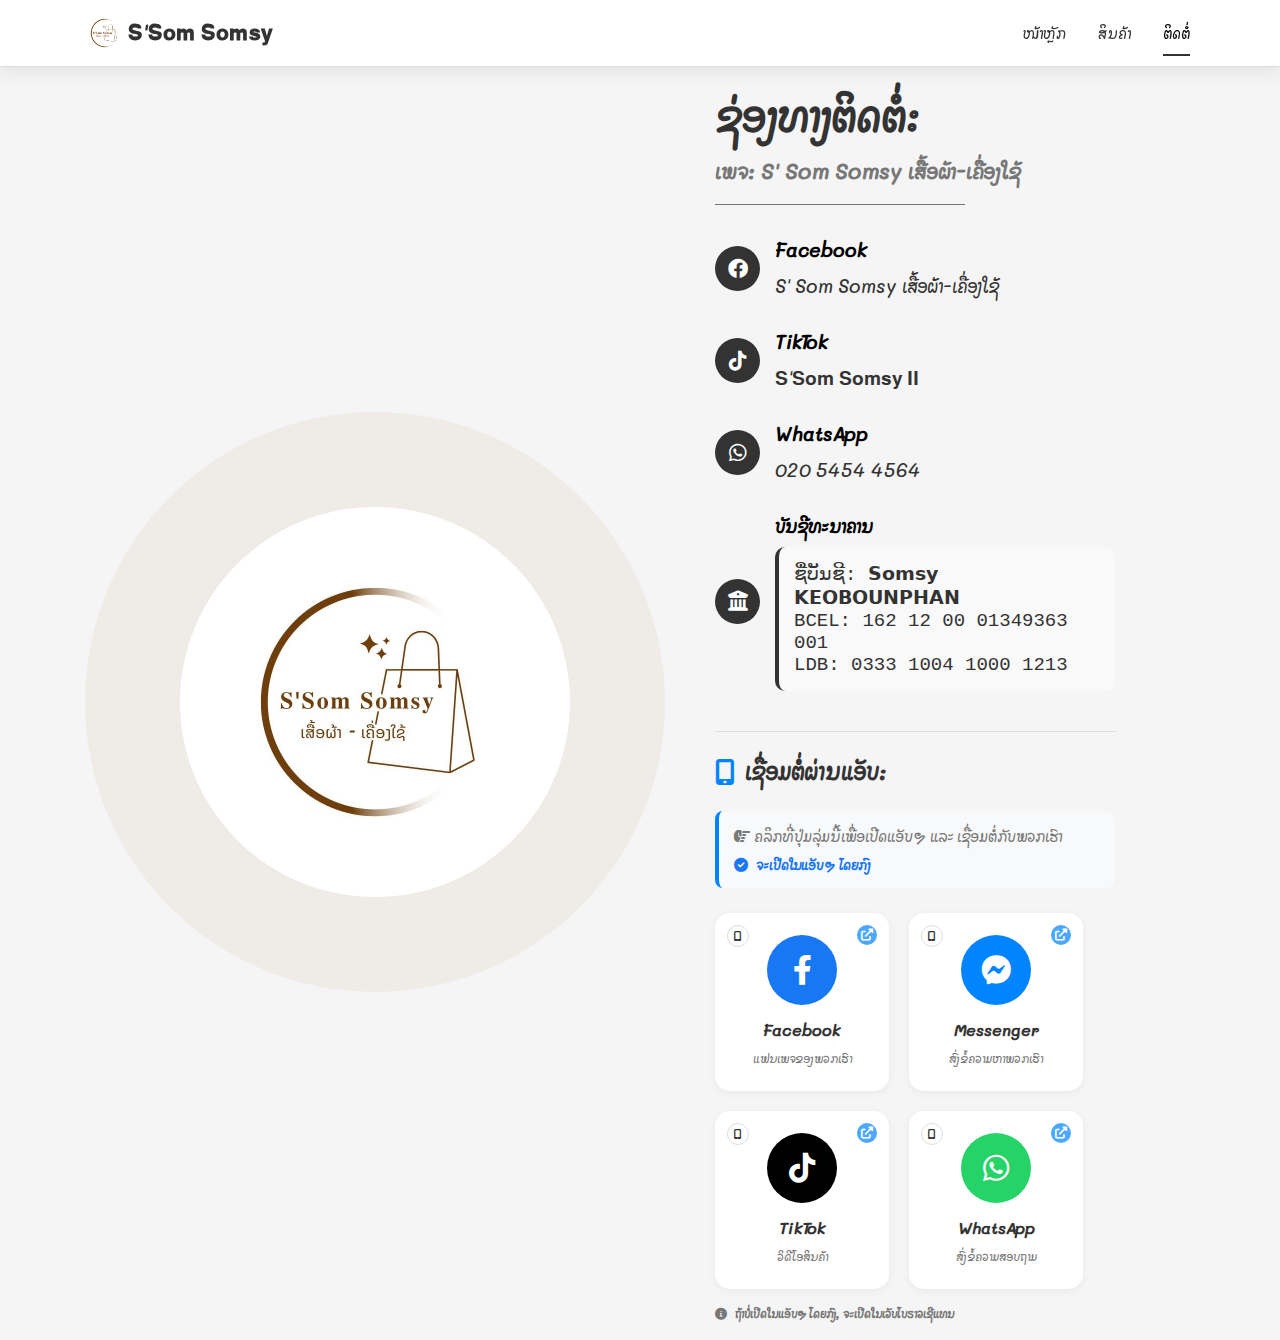
<file: contact.html>
<!DOCTYPE html>
<html lang="lo">

<head>
    <meta charset="UTF-8">
    <meta name="viewport" content="width=device-width, initial-scale=1.0">
    <title>ຕິດຕໍ່ - S' Som Somsy</title>
    <link href="https://fonts.googleapis.com/css2?family=Noto+Sans+Lao:wght@400;700&display=swap" rel="stylesheet">
    <link rel="stylesheet" href="https://cdnjs.cloudflare.com/ajax/libs/font-awesome/6.0.0/css/all.min.css">

    <style>
        /* ===== CSS Variables ===== */
        :root {
            --primary-white: #ffffff;
            --primary-black: #000000;
            --light-gray: #f5f5f5;
            --medium-gray: #e0e0e0;
            --dark-gray: #333333;
            --accent-gray: #777777;
            --hover-gray: #f0f0f0;
            --border-gray: #dddddd;
            --shadow: 0 4px 12px rgba(0, 0, 0, 0.08);
            --shadow-light: 0 2px 8px rgba(0, 0, 0, 0.05);
            --transition: all 0.3s ease;
            --facebook-color: #1877F2;
            --messenger-color: #0084FF;
            --tiktok-color: #000000;
            --whatsapp-color: #25D366;
        }

        @font-face {
            font-family: 'TikTokLao';
            src: url('fonts/Touk2-Regular.ttf') format('truetype');
            font-weight: normal;
            font-style: normal;
        }

        /* ===== Navbar Styles ===== */
        .navbar {
            position: fixed;
            top: 0;
            width: 100%;
            z-index: 999;
            background: rgba(255, 255, 255, 0.98);
            backdrop-filter: blur(12px);
            -webkit-backdrop-filter: blur(12px);
            border-bottom: 1px solid var(--border-gray);
            box-shadow: 0 2px 20px rgba(0, 0, 0, 0.1);
            padding: 0;
        }

        .nav-container {
            max-width: 1100px;
            margin: 0 auto;
            padding: 1rem 2rem;
            display: flex;
            justify-content: space-between;
            align-items: center;
        }

        .nav-logo {
            font-family: 'TikTokLao';
            font-weight: 800;
            font-size: 1.3rem;
            color: var(--dark-gray);
            letter-spacing: 0.5px;
            white-space: nowrap;
            text-decoration: none;
            display: flex;
            align-items: center;
            gap: 8px;
        }

        .nav-logo i {
            font-size: 1.5rem;
            color: var(--dark-gray);
        }

        .nav-menu {
            display: flex;
            gap: 2rem;
            list-style: none;
            margin: 0;
            padding: 0;
        }

        .nav-link {
            color: var(--dark-gray);
            font-weight: 500;
            position: relative;
            transition: var(--transition);
            padding: 0.5rem 0;
            font-family: 'TikTokLao';
            font-size: 1rem;
            text-decoration: none;
            cursor: pointer;
        }

        .nav-link::after {
            content: '';
            position: absolute;
            left: 0;
            bottom: -2px;
            width: 0%;
            height: 2px;
            background-color: var(--dark-gray);
            transition: var(--transition);
        }

        .nav-link:hover,
        .nav-link.active {
            color: var(--primary-black);
        }

        .nav-link:hover::after,
        .nav-link.active::after {
            width: 100%;
        }

        /* Mobile menu toggle */
        .menu-toggle {
            display: none;
            flex-direction: column;
            cursor: pointer;
            z-index: 1000;
            background: transparent;
            border: none;
            padding: 5px;
        }

        .bar {
            width: 25px;
            height: 3px;
            background-color: var(--dark-gray);
            margin: 3px 0;
            transition: var(--transition);
            border-radius: 2px;
        }

        .menu-toggle.active .bar:nth-child(1) {
            transform: rotate(45deg) translate(5px, 5px);
        }

        .menu-toggle.active .bar:nth-child(2) {
            opacity: 0;
        }

        .menu-toggle.active .bar:nth-child(3) {
            transform: rotate(-45deg) translate(7px, -6px);
        }

        /* ===== Contact Page Styles ===== */
        body {
            font-family: 'TikTokLao';
            background-color: var(--light-gray);
            display: flex;
            justify-content: center;
            align-items: center;
            min-height: 100vh;
            margin: 0;
            padding: 20px;
            padding-top: 80px;
        }

        /* Container ຫຼັກ */
        .card-container {
            width: 100%;
            max-width: 950px;
            display: flex;
            align-items: center;
            position: relative;
            transition: all 0.3s ease;
        }

        /* --- Style ສໍາລັບໜ້າຈໍຄອມ (Desktop) --- */
        .decoration-circle {
            position: absolute;
            left: -80px;
            width: 580px;
            height: 580px;
            background-color: #efece8;
            border-radius: 50%;
            z-index: 1;
            display: flex;
            justify-content: center;
            align-items: center;
        }

        .outer-border-circle {
            border-radius: 50%;
            padding: 70px;
            background-color: white;
            display: flex;
            justify-content: center;
            align-items: center;
        }

        .inner-circle {
            width: 250px;
            height: 250px;
            border-radius: 50%;
            overflow: hidden;
            display: flex;
            justify-content: center;
            align-items: center;
        }

        .logo-img {
            width: 100%;
            height: 100%;
            object-fit: cover;
        }

        .content {
            margin-left: 550px;
            z-index: 2;
            flex: 1;
        }

        .content h1 {
            font-size: 45px;
            margin: 0;
            color: var(--dark-gray);
            font-weight: 700;
        }

        .page-subtitle {
            font-size: 22px;
            margin-bottom: 15px;
            font-weight: bold;
            color: var(--accent-gray);
        }

        .divider {
            width: 250px;
            height: 1px;
            background-color: var(--accent-gray);
            margin-bottom: 30px;
        }

        .info-item {
            display: flex;
            align-items: center;
            margin-bottom: 25px;
            font-size: 19px;
            color: var(--dark-gray);
        }

        .info-item i {
            width: 45px;
            height: 45px;
            background-color: var(--dark-gray);
            color: white;
            border-radius: 50%;
            display: flex;
            justify-content: center;
            align-items: center;
            margin-right: 15px;
            font-size: 20px;
            flex-shrink: 0;
        }

        .info-label {
            font-weight: bold;
            color: var(--primary-black);
            display: block;
            margin-bottom: 5px;
        }

        .account-info {
            background-color: #f9f9f9;
            padding: 15px;
            border-radius: 10px;
            margin-top: 5px;
            border-left: 4px solid var(--dark-gray);
            font-family: monospace;
        }

        /* ===== Social Links Section ===== */
        .social-section {
            margin-top: 40px;
            padding-top: 20px;
            border-top: 1px solid var(--border-gray);
        }

        .social-title {
            font-size: 24px;
            font-weight: bold;
            color: var(--dark-gray);
            margin-bottom: 20px;
            display: flex;
            align-items: center;
            gap: 10px;
        }

        .social-title i {
            color: var(--messenger-color);
            font-size: 26px;
        }

        .social-instruction {
            color: var(--accent-gray);
            font-size: 16px;
            margin-bottom: 25px;
            background-color: #f8f9fa;
            padding: 12px 15px;
            border-radius: 8px;
            border-left: 4px solid var(--messenger-color);
        }

        .app-notice {
            color: var(--facebook-color);
            font-size: 14px;
            font-weight: bold;
            margin-top: 5px;
            display: flex;
            align-items: center;
            gap: 8px;
        }

        .social-links {
            display: flex;
            flex-wrap: wrap;
            gap: 20px;
            justify-content: flex-start;
        }

        .social-card {
            display: flex;
            flex-direction: column;
            align-items: center;
            width: 140px;
            padding: 20px 15px;
            background-color: white;
            border-radius: 15px;
            box-shadow: var(--shadow-light);
            text-decoration: none;
            transition: var(--transition);
            border: 2px solid transparent;
            position: relative;
            overflow: hidden;
        }

        .social-card:hover {
            transform: translateY(-8px);
            box-shadow: var(--shadow);
            border-color: var(--hover-gray);
        }

        .social-card::before {
            content: 'ຄລິກເພື່ອເຊື່ອມຕໍ່';
            position: absolute;
            top: 0;
            left: 0;
            right: 0;
            background-color: rgba(0, 0, 0, 0.05);
            color: var(--accent-gray);
            font-size: 12px;
            padding: 3px;
            text-align: center;
            opacity: 0;
            transition: var(--transition);
        }

        .social-card:hover::before {
            opacity: 1;
        }

        .social-icon {
            width: 70px;
            height: 70px;
            border-radius: 50%;
            display: flex;
            align-items: center;
            justify-content: center;
            margin-bottom: 12px;
            font-size: 30px;
            color: white;
            transition: var(--transition);
        }

        .social-icon.facebook {
            background-color: var(--facebook-color);
        }

        .social-icon.messenger {
            background-color: var(--messenger-color);
        }

        .social-icon.tiktok {
            background-color: var(--tiktok-color);
        }

        .social-icon.whatsapp {
            background-color: var(--whatsapp-color);
        }

        .social-card:hover .social-icon {
            transform: scale(1.1);
        }

        .social-name {
            font-weight: bold;
            font-size: 16px;
            color: var(--dark-gray);
            text-align: center;
            margin-bottom: 5px;
        }

        .social-desc {
            font-size: 13px;
            color: var(--accent-gray);
            text-align: center;
        }

        .click-indicator {
            position: absolute;
            top: 10px;
            right: 10px;
            background-color: var(--messenger-color);
            color: white;
            width: 20px;
            height: 20px;
            border-radius: 50%;
            display: flex;
            align-items: center;
            justify-content: center;
            font-size: 12px;
            opacity: 0.7;
        }

        .app-icon {
            position: absolute;
            top: 10px;
            left: 10px;
            background-color: rgba(255, 255, 255, 0.9);
            color: var(--dark-gray);
            width: 20px;
            height: 20px;
            border-radius: 50%;
            display: flex;
            align-items: center;
            justify-content: center;
            font-size: 10px;
            border: 1px solid var(--border-gray);
        }

        /* Mobile responsiveness for social cards */
        @media (max-width: 768px) {
            .social-links {
                justify-content: center;
                gap: 15px;
            }

            .social-card {
                width: 130px;
                padding: 15px 10px;
            }

            .social-icon {
                width: 60px;
                height: 60px;
                font-size: 26px;
            }

            .social-name {
                font-size: 15px;
            }
        }

        /* --- Style ສໍາລັບມືຖື (Mobile) --- */
        @media (max-width: 768px) {

            /* Navbar responsive styles */
            .menu-toggle {
                display: flex;
            }

            .nav-menu {
                position: fixed;
                top: 0;
                right: -100%;
                width: 280px;
                height: 100vh;
                background: var(--primary-white);
                backdrop-filter: blur(20px);
                -webkit-backdrop-filter: blur(20px);
                flex-direction: column;
                padding: 80px 0 0 0;
                transition: var(--transition);
                border-left: 1px solid var(--border-gray);
                z-index: 998;
                box-shadow: -5px 0 30px rgba(0, 0, 0, 0.1);
            }

            .nav-menu.active {
                right: 0;
            }

            .nav-link {
                display: block;
                padding: 1rem 2rem;
                font-size: 1.1rem;
                border-bottom: 1px solid var(--border-gray);
            }

            .nav-logo {
                font-size: 1.2rem;
            }

            .nav-logo i {
                font-size: 1.3rem;
            }

            /* Original mobile styles */
            .card-container {
                flex-direction: column;
                align-items: flex-start;
                background-color: white;
                padding: 25px;
                border-radius: 20px;
                box-shadow: var(--shadow-light);
            }

            .decoration-circle {
                position: static;
                width: 100%;
                height: auto;
                background-color: transparent;
                display: block;
                margin-bottom: 20px;
            }

            .outer-border-circle {
                padding: 0;
                background-color: transparent;
                justify-content: flex-start;
            }

            .header-mobile {
                display: flex;
                align-items: center;
                gap: 15px;
                width: 100%;
            }

            .inner-circle {
                width: 80px;
                height: 80px;
                flex-shrink: 0;
            }

            .content {
                margin-left: 0;
                width: 100%;
            }

            .content h1 {
                font-size: 28px;
            }

            .page-subtitle {
                font-size: 18px;
                margin-bottom: 10px;
            }

            .divider {
                width: 100%;
                margin: 15px 0;
            }

            .info-item {
                font-size: 16px;
                align-items: flex-start;
                margin-bottom: 20px;
            }

            .info-item i {
                width: 40px;
                height: 40px;
                font-size: 18px;
            }

            .account-info {
                font-size: 15px;
                padding: 12px;
            }

            .social-section {
                margin-top: 30px;
            }

            .social-title {
                font-size: 20px;
            }
        }

        @media (max-width: 480px) {
            .nav-container {
                padding: 1rem;
            }

            .nav-logo {
                font-size: 1.1rem;
            }

            body {
                padding: 15px;
                padding-top: 70px;
            }

            .nav-menu {
                width: 250px;
            }

            .content h1 {
                font-size: 24px;
            }

            .social-links {
                gap: 10px;
            }

            .social-card {
                width: calc(50% - 10px);
                margin-bottom: 10px;
            }
        }
    </style>
</head>

<body>

    <!-- Navbar -->
    <nav class="navbar">
        <div class="nav-container">
            <a href="index.html" class="nav-logo">
                <img src="img/logo1.PNG" style="width: 30px;" alt="">
                𝐒'𝐒𝐨𝐦 𝐒𝐨𝐦𝐬𝐲
            </a>
            <button class="menu-toggle" id="menuToggle" aria-label="Toggle menu">
                <div class="bar"></div>
                <div class="bar"></div>
                <div class="bar"></div>
            </button>
            <ul class="nav-menu" id="navMenu">
                <li><a href="index.html" class="nav-link">ໜ້າຫຼັກ</a></li>
                <li><a href="product.html" class="nav-link">ສິນຄ້າ</a></li>
                <li><a href="contact.html" class="nav-link active">ຕິດຕໍ່</a></li>
            </ul>
        </div>
    </nav>

    <!-- Contact Content -->
    <div class="card-container">
        <div class="decoration-circle">
            <div class="outer-border-circle">
                <div class="header-mobile">
                    <div class="inner-circle">
                        <img src="img/logo.jpg" alt="Shop Logo" class="logo-img">
                    </div>
                </div>
            </div>
        </div>

        <div class="content">
            <h1>ຊ່ອງທາງຕິດຕໍ່:</h1>
            <div class="page-subtitle">ເພຈ: S' Som Somsy ເສື້ອຜ້າ-ເຄື່ອງໃຊ້</div>
            <div class="divider"></div>

            <div class="info-item">
                <i class="fab fa-facebook"></i>
                <div>
                    <span class="info-label">Facebook</span>
                    <span>S' Som Somsy ເສື້ອຜ້າ-ເຄື່ອງໃຊ້</span>
                </div>
            </div>

            <div class="info-item">
                <i class="fab fa-tiktok"></i>
                <div>
                    <span class="info-label">TikTok</span>
                    <span>𝐒'𝐒𝐨𝐦 𝐒𝐨𝐦𝐬𝐲 𝐈𝐈</span>
                </div>
            </div>

            <div class="info-item">
                <i class="fab fa-whatsapp"></i>
                <div>
                    <span class="info-label">WhatsApp</span>
                    <span>020 5454 4564</span>
                </div>
            </div>

            <div class="info-item">
                <i class="fas fa-university"></i>
                <div>
                    <span class="info-label">ບັນຊີທະນາຄານ</span>
                    <div class="account-info">
                        ຊື່ບັນຊີ: 𝗦𝗼𝗺𝘀𝘆 𝗞𝗘𝗢𝗕𝗢𝗨𝗡𝗣𝗛𝗔𝗡<br>
                        BCEL: 162 12 00 01349363 001<br>
                        LDB: 0333 1004 1000 1213
                    </div>
                </div>
            </div>

            <!-- Social Links Section -->
            <div class="social-section">
                <div class="social-title">
                    <i class="fas fa-mobile-alt"></i>
                    ເຊື່ອມຕໍ່ຜ່ານແອັບ:
                </div>

                <div class="social-instruction">
                    <i class="fas fa-hand-point-right"></i> ຄລິກທີ່ປຸ່ມລຸ່ມນີ້ເພື່ອເປີດແອັບຯ ແລະ ເຊື່ອມຕໍ່ກັບພວກເຮົາ
                    <div class="app-notice">
                        <i class="fas fa-check-circle"></i> ຈະເປີດໃນແອັບຯ ໂດຍກົງ
                    </div>
                </div>

                <div class="social-links">
                    <!-- Facebook Card - สำหรับเปิดในแอป -->
                    <a href="fb://page/somsyonlineshop"
                        onclick="openApp('fb://page/?id=somsyonlineshop', 'https://www.facebook.com/share/1Do1mxq95M/?mibextid=wwXIfr')"
                        class="social-card">
                        <div class="app-icon" title="ເປີດໃນແອັບ">
                            <i class="fas fa-mobile-alt"></i>
                        </div>
                        <div class="click-indicator">
                            <i class="fas fa-external-link-alt"></i>
                        </div>
                        <div class="social-icon facebook">
                            <i class="fab fa-facebook-f"></i>
                        </div>
                        <div class="social-name">Facebook</div>
                        <div class="social-desc">ແຟນເພຈຂອງພວກເຮົາ</div>
                    </a>

                    <!-- Messenger Card - สำหรับเปิดในแอป -->
                    <a href="fb-messenger://user-thread/somsyonlineshop"
                        onclick="openApp('fb-messenger://user?somsyonlineshop', 'https://m.me/somsyonlineshop')"
                        class="social-card">
                        <div class="app-icon" title="ເປີດໃນແອັບ">
                            <i class="fas fa-mobile-alt"></i>
                        </div>
                        <div class="click-indicator">
                            <i class="fas fa-external-link-alt"></i>
                        </div>
                        <div class="social-icon messenger">
                            <i class="fab fa-facebook-messenger"></i>
                        </div>
                        <div class="social-name">Messenger</div>
                        <div class="social-desc">ສົ່ງຂໍ້ຄວາມຫາພວກເຮົາ</div>
                    </a>

                    <!-- TikTok Card - สำหรับเปิดในแอป -->
                    <a href="snssdk1128://user/profile/@som_somsy"
                        onclick="openApp('snssdk1128://user/profile/@som_somsy', 'https://www.tiktok.com/@som_somsy?_r=1&_t=ZS-93BvL2sXX6u')"
                        class="social-card">
                        <div class="app-icon" title="ເປີດໃນແອັບ">
                            <i class="fas fa-mobile-alt"></i>
                        </div>
                        <div class="click-indicator">
                            <i class="fas fa-external-link-alt"></i>
                        </div>
                        <div class="social-icon tiktok">
                            <i class="fab fa-tiktok"></i>
                        </div>
                        <div class="social-name">TikTok</div>
                        <div class="social-desc">ວິດີໂອສິນຄ້າ</div>
                    </a>

                    <!-- WhatsApp Card - สำหรับเปิดในแอป -->
                    <a href="whatsapp://send?phone=8562054544564"
                        onclick="openApp('whatsapp://send?phone=8562054544564', 'https://wa.me/8562054544564')"
                        class="social-card">
                        <div class="app-icon" title="ເປີດໃນແອັບ">
                            <i class="fas fa-mobile-alt"></i>
                        </div>
                        <div class="click-indicator">
                            <i class="fas fa-external-link-alt"></i>
                        </div>
                        <div class="social-icon whatsapp">
                            <i class="fab fa-whatsapp"></i>
                        </div>
                        <div class="social-name">WhatsApp</div>
                        <div class="social-desc">ສົ່ງຂໍ້ຄວາມສອບຖາມ</div>
                    </a>
                </div>

                <div class="app-notice" style="margin-top: 15px; font-size: 12px; color: var(--accent-gray);">
                    <i class="fas fa-info-circle"></i> ຖ້າບໍ່ເປີດໃນແອັບຯ ໂດຍກົງ, ຈະເປີດໃນເວັບໂບຣາວເຊີແທນ
                </div>
            </div>
        </div>
    </div>

    <script>
        // Mobile menu toggle
        const menuToggle = document.getElementById('menuToggle');
        const navMenu = document.getElementById('navMenu');
        const navLinks = document.querySelectorAll('.nav-link');

        menuToggle.addEventListener('click', () => {
            navMenu.classList.toggle('active');
            menuToggle.classList.toggle('active');
        });

        // Close mobile menu when clicking a link
        navLinks.forEach(link => {
            link.addEventListener('click', () => {
                navMenu.classList.remove('active');
                menuToggle.classList.remove('active');

                // Remove active class from all links
                navLinks.forEach(l => l.classList.remove('active'));
                // Add active class to clicked link
                link.classList.add('active');
            });
        });

        // Close menu when clicking outside (for mobile)
        document.addEventListener('click', (e) => {
            if (window.innerWidth <= 768) {
                if (!navMenu.contains(e.target) && !menuToggle.contains(e.target)) {
                    navMenu.classList.remove('active');
                    menuToggle.classList.remove('active');
                }
            }
        });

        // Close menu on scroll (for mobile)
        window.addEventListener('scroll', () => {
            if (window.innerWidth <= 768) {
                navMenu.classList.remove('active');
                menuToggle.classList.remove('active');
            }
        });

        // Handle window resize
        window.addEventListener('resize', () => {
            if (window.innerWidth > 768) {
                navMenu.classList.remove('active');
                menuToggle.classList.remove('active');
            }
        });

        // Function to open app or fallback to web
        function openApp(appUrl, webUrl) {
            // Store when we tried to open the app
            const startTime = Date.now();

            // Try to open the app
            window.location = appUrl;

            // If the app doesn't open within 2 seconds, redirect to web
            setTimeout(function () {
                // If we're still on the same page
                if (Date.now() - startTime < 2100) {
                    window.location = webUrl;
                }
            }, 2000);

            // Prevent default link behavior
            return false;
        }

        // Add hover effect to social cards
        document.querySelectorAll('.social-card').forEach(card => {
            card.addEventListener('mouseenter', function () {
                this.style.transform = 'translateY(-8px)';
            });

            card.addEventListener('mouseleave', function () {
                this.style.transform = 'translateY(0)';
            });

            // For mobile touch
            card.addEventListener('touchstart', function () {
                this.style.transform = 'translateY(-4px)';
            });

            card.addEventListener('touchend', function () {
                this.style.transform = 'translateY(0)';
            });
        });

        // สำหรับ Facebook App - ใช้ Page ID
        // วิธีหา Page ID: ไปที่เพจของคุณ > กดดูที่ source code > ค้นหา "pageID"

        // สำหรับ TikTok App - ใช้ User ID
        // วิธีหา TikTok User ID: เปิดโปรไฟล์ TikTok ในเบราว์เซอร์ > ดู URL > @som_somsy

        // สำหรับ Messenger App - ใช้ Page ID หรือ Username
        // fb-messenger://user-thread/PAGE_ID หรือ fb-messenger://user/USERNAME

        console.log("Instructions for getting App URLs:");
        console.log("1. Facebook: fb://page/?id=YOUR_PAGE_ID");
        console.log("2. Messenger: fb-messenger://user-thread/USER_ID_OR_PAGE_ID");
        console.log("3. TikTok: snssdk1128://user/profile/USER_ID");
        console.log("4. WhatsApp: whatsapp://send?phone=PHONE_NUMBER");
    </script>

</body>

</html>
</file>
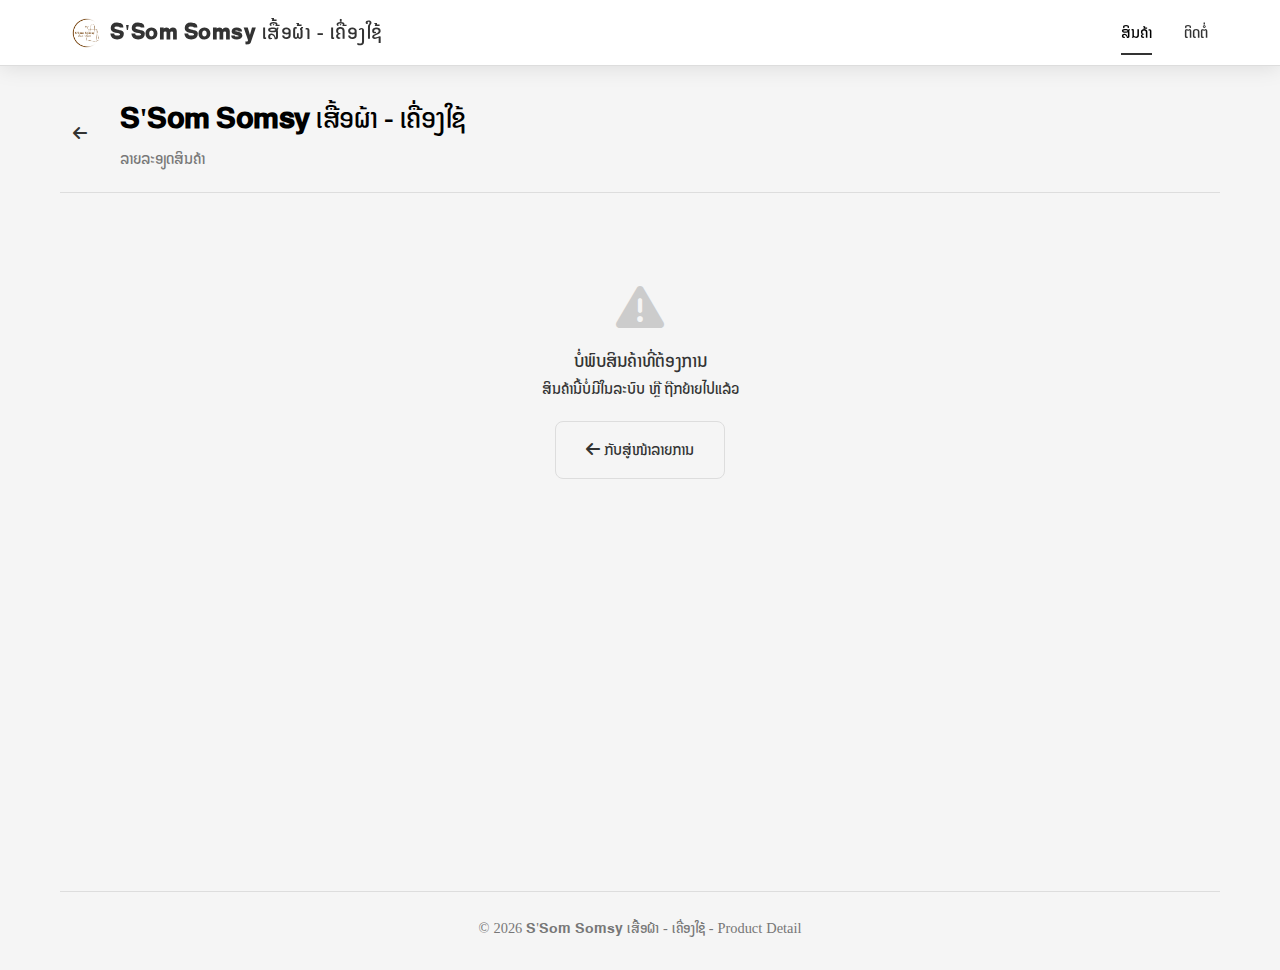
<file: detail.html>
<!-- detail.html -->
<!DOCTYPE html>
<html lang="th">
<head>
    <meta charset="UTF-8">
    <meta name="viewport" content="width=device-width, initial-scale=1.0">
    <title>ລາຍລະອຽດສິນຄ້າ | 𝐒'𝐒𝐨𝐦 𝐒𝐨𝐦𝐬𝐲 ເສື້ອຜ້າ - ເຄື່ອງໃຊ້</title>
    <link rel="stylesheet" href="style.css">
    <link rel="stylesheet" href="https://cdnjs.cloudflare.com/ajax/libs/font-awesome/6.4.0/css/all.min.css">
    <link href="https://fonts.googleapis.com/css2?family=Noto+Sans+Thai:wght@300;400;500;600;700&family=Inter:wght@300;400;500;600;700&display=swap" rel="stylesheet">
      <!-- Open Graph -->
    <meta property="og:title" content="ລາຍລະອຽດສິນຄ້າ | 𝐒'𝐒𝐨𝐦 𝐒𝐨𝐦𝐬𝐲" />
    <meta property="og:description" content="ເສື້ອຜ້າເນັ້ນ style ສາວອວບ | ໂສ້ງ ແລະ ເຄື່ອງໃຊ້ ພ້ອມພຮີອໍເດີ້" />
    <meta property="og:image" content="https://somsy-shop.github.io/shoping.github.io/img/logo1.png" />
    <meta property="og:url" content="https://somsy-shop.github.io/shoping.github.io/detail.html" />
    <link rel="icon" type="image/png" sizes="16x16" href="favicon.png">
    <meta property="og:type" content="website" />
</head>
<body>

    <!-- Navbar -->
    <nav class="navbar">
        <div class="nav-container">
              <a href="index.html" class="nav-logo">
               <img src="img/logo1.PNG" style="width: 30px;" alt="">
           
                𝐒'𝐒𝐨𝐦 𝐒𝐨𝐦𝐬𝐲 ເສື້ອຜ້າ - ເຄື່ອງໃຊ້
            </a>
            <button class="menu-toggle" id="menuToggle" aria-label="Toggle menu">
                <div class="bar"></div>
                <div class="bar"></div>
                <div class="bar"></div>
            </button>
            <ul class="nav-menu" id="navMenu">
                <li><a href="index.html" class="nav-link active">ສິນຄ້າ</a></li>
              
                <li><a href="contact.html" class="nav-link">ຕິດຕໍ່</a></li>
            </ul>
        </div>
    </nav>
    <div class="container">
         <!-- Navbar -->
   
        <header>
            <div class="logo">
                <a href="index.html" class="back-button">
                    <i class="fas fa-arrow-left"></i>
                </a>
                <div>
                    <h1>𝐒'𝐒𝐨𝐦 𝐒𝐨𝐦𝐬𝐲 ເສື້ອຜ້າ - ເຄື່ອງໃຊ້</h1>
                    <p class="tagline">ລາຍລະອຽດສິນຄ້າ</p>
                </div>
            </div>
        </header>

        <main id="product-detail-container">
            <!-- เนื้อหาจะถูกแสดงโดย JavaScript -->
            <div class="loading">
                <i class="fas fa-spinner fa-spin"></i>
                <p>ກຳລັງໂຫລດລາຍລະອຽດສິນຄ້າ...</p>
            </div>
        </main>

        <footer>
            <p>© 2026 𝐒'𝐒𝐨𝐦 𝐒𝐨𝐦𝐬𝐲 ເສື້ອຜ້າ - ເຄື່ອງໃຊ້ - Product Detail</p>
        </footer>
    </div>

    <script src="detail.js"></script>
</body>
</html>
</file>
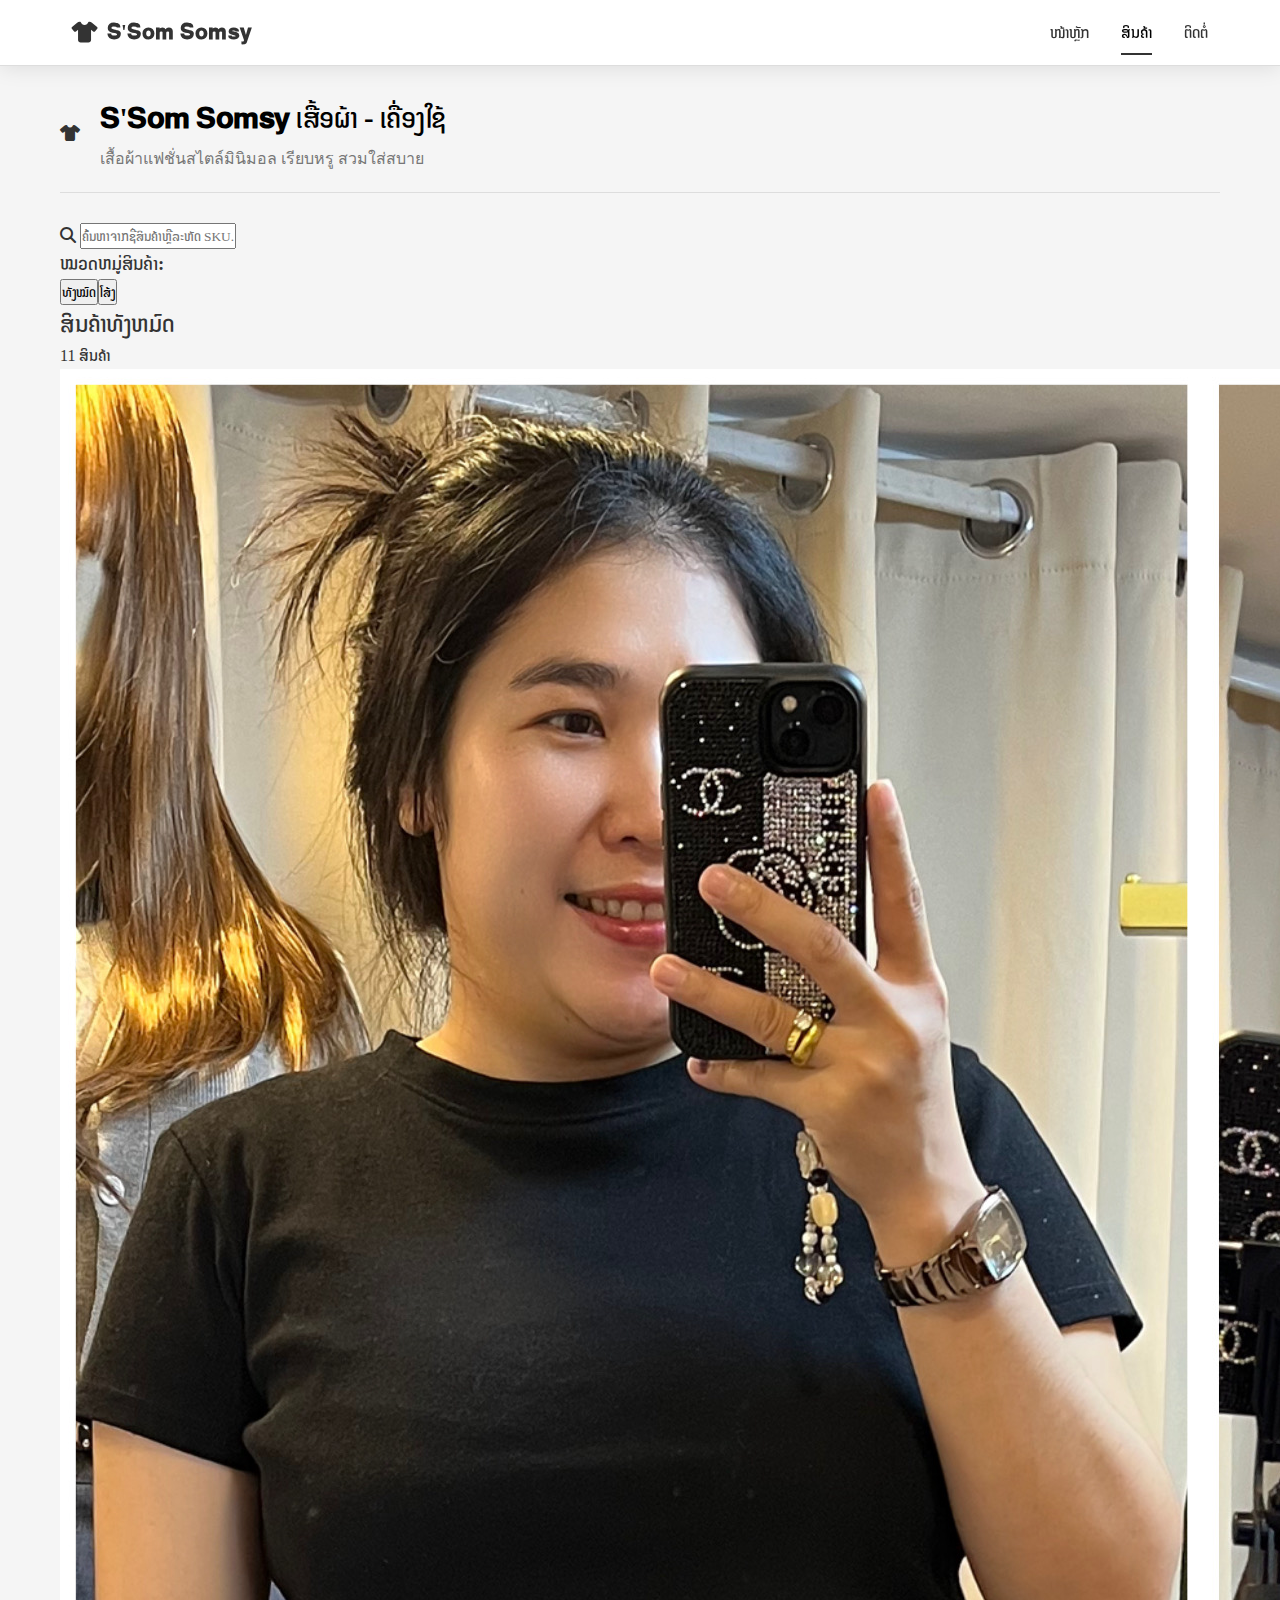
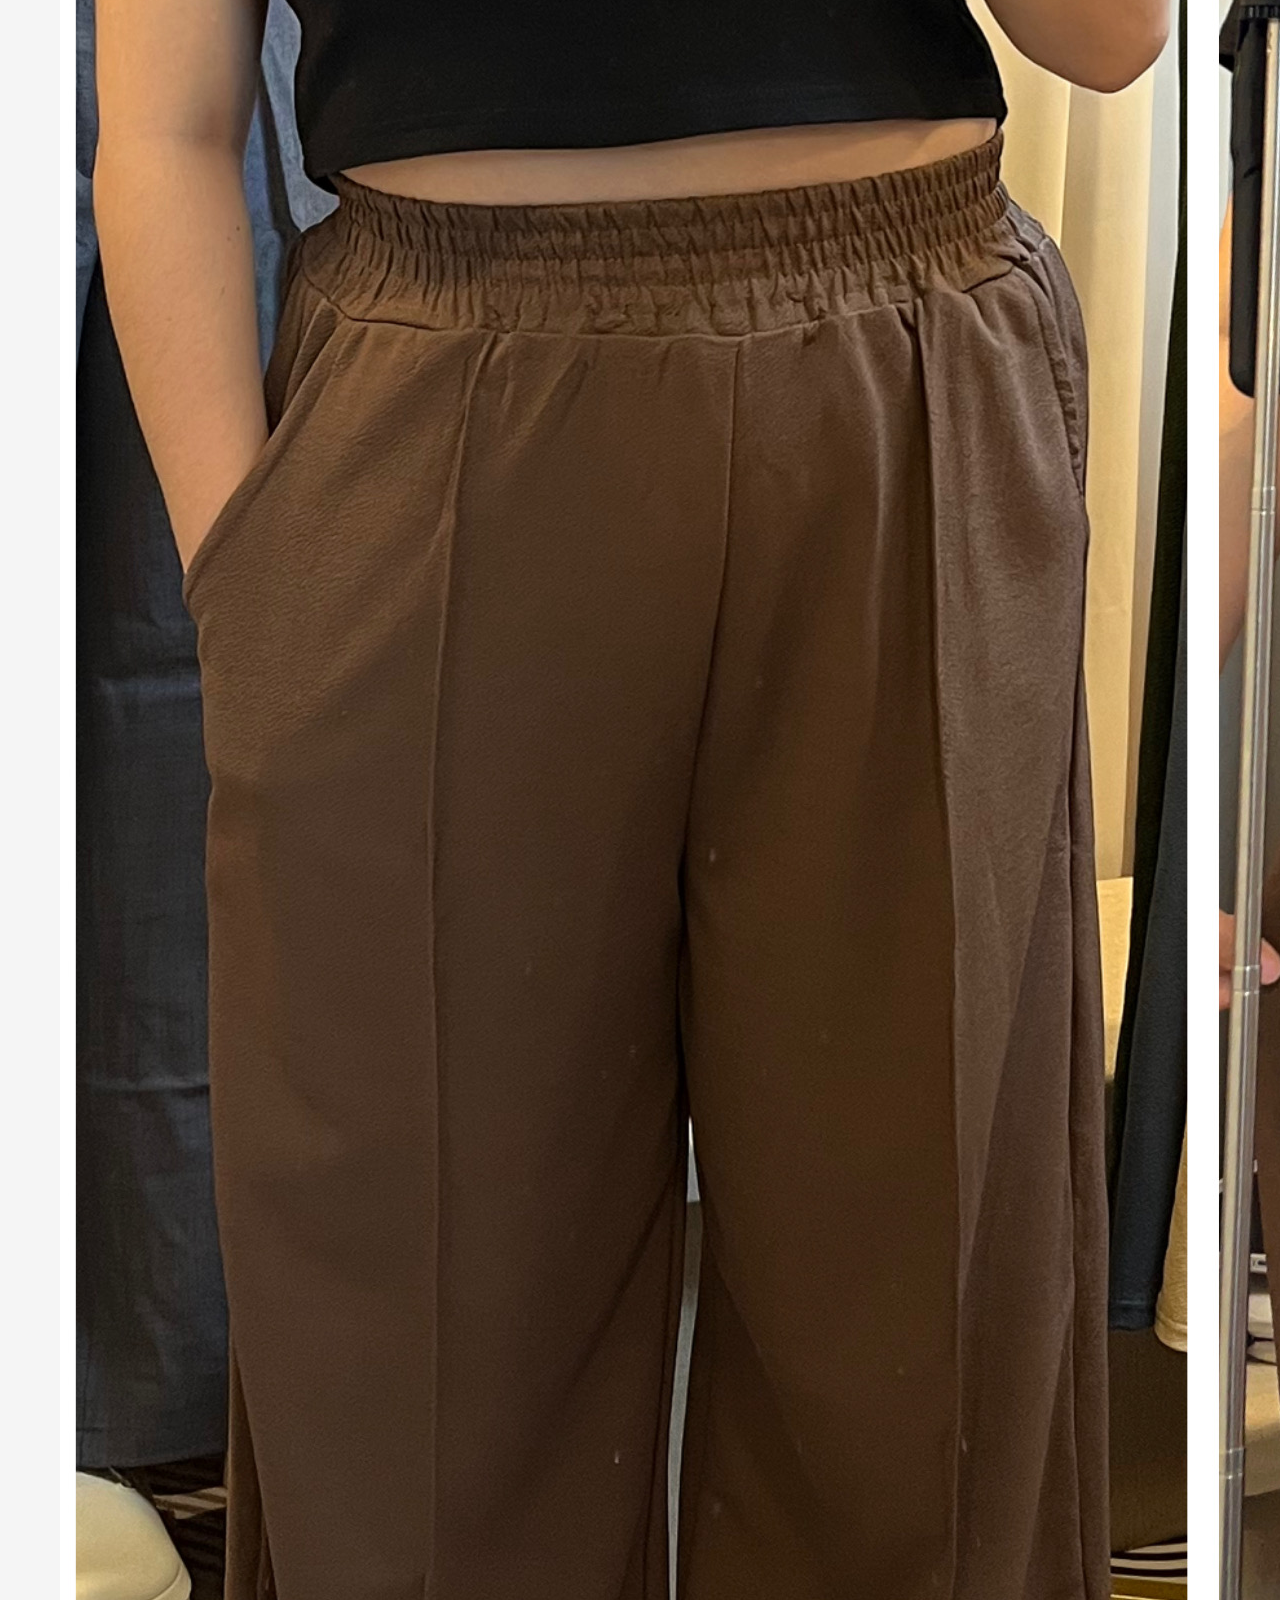
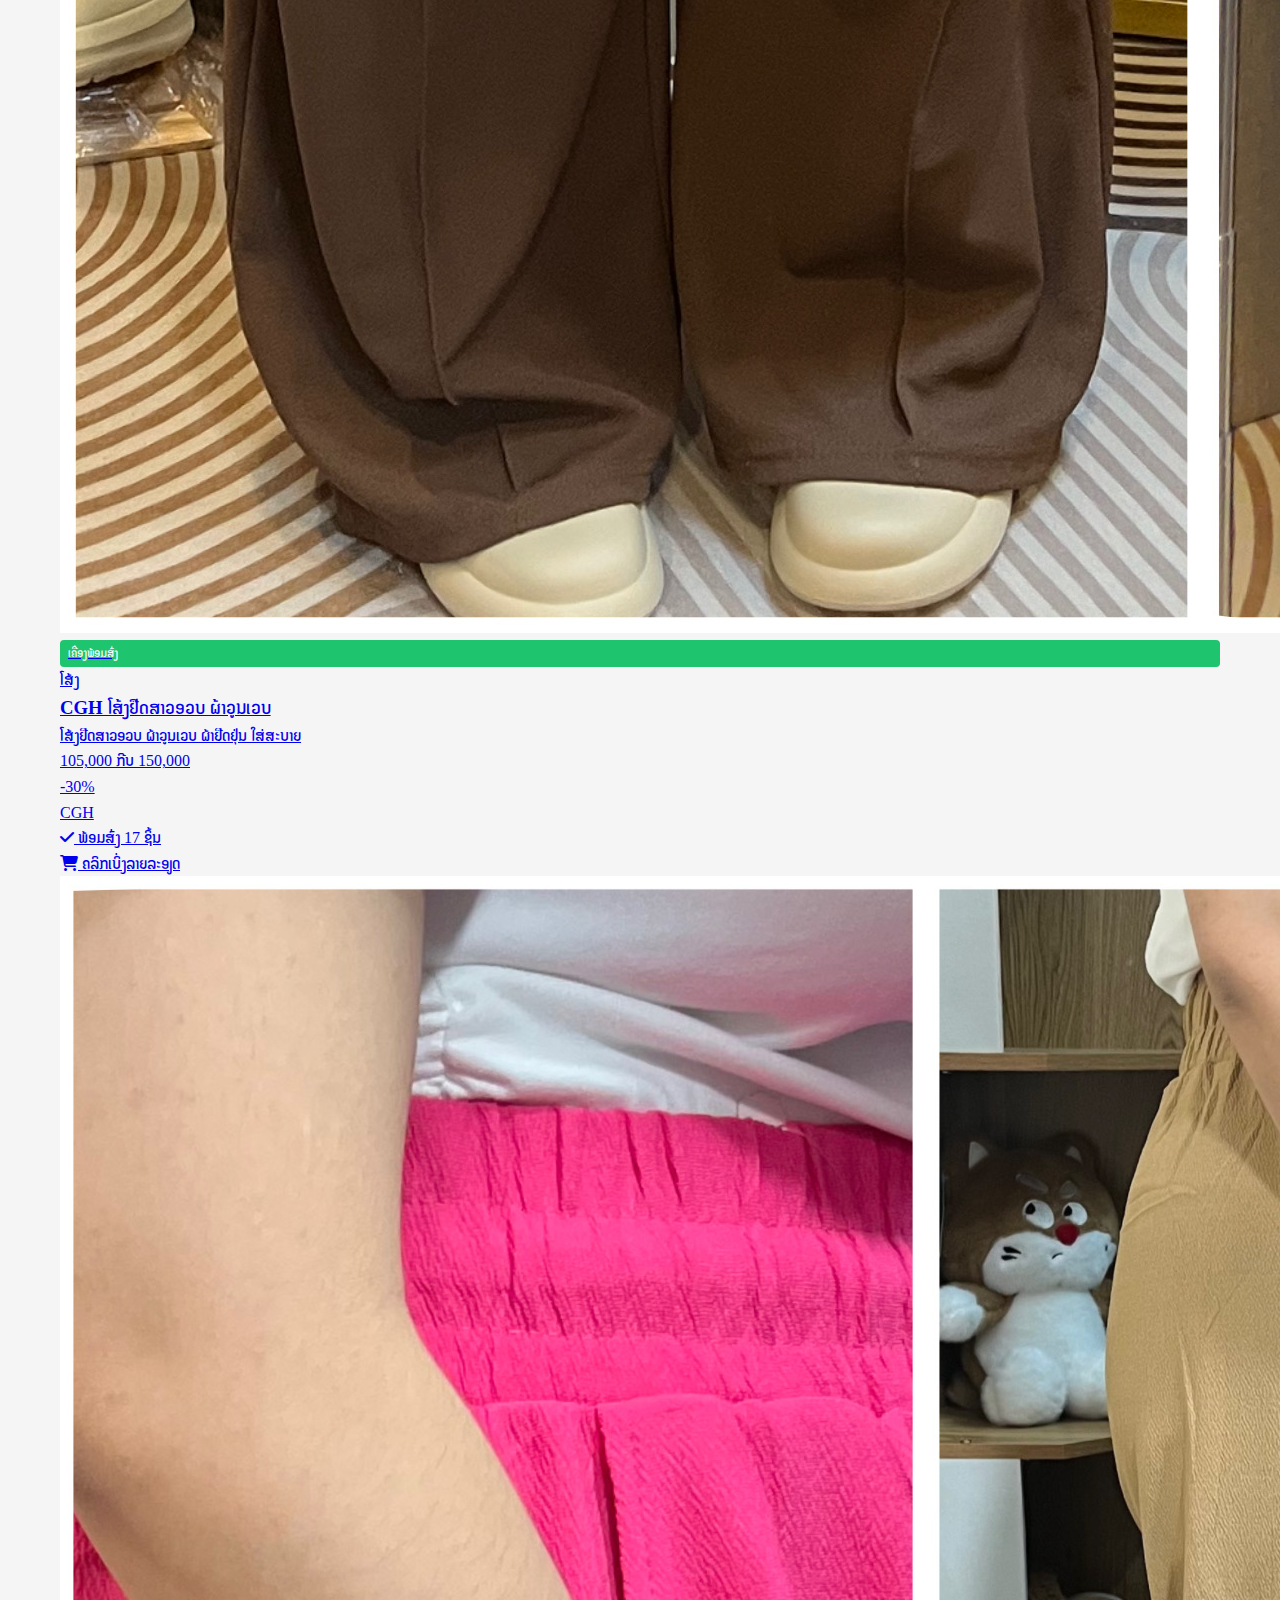
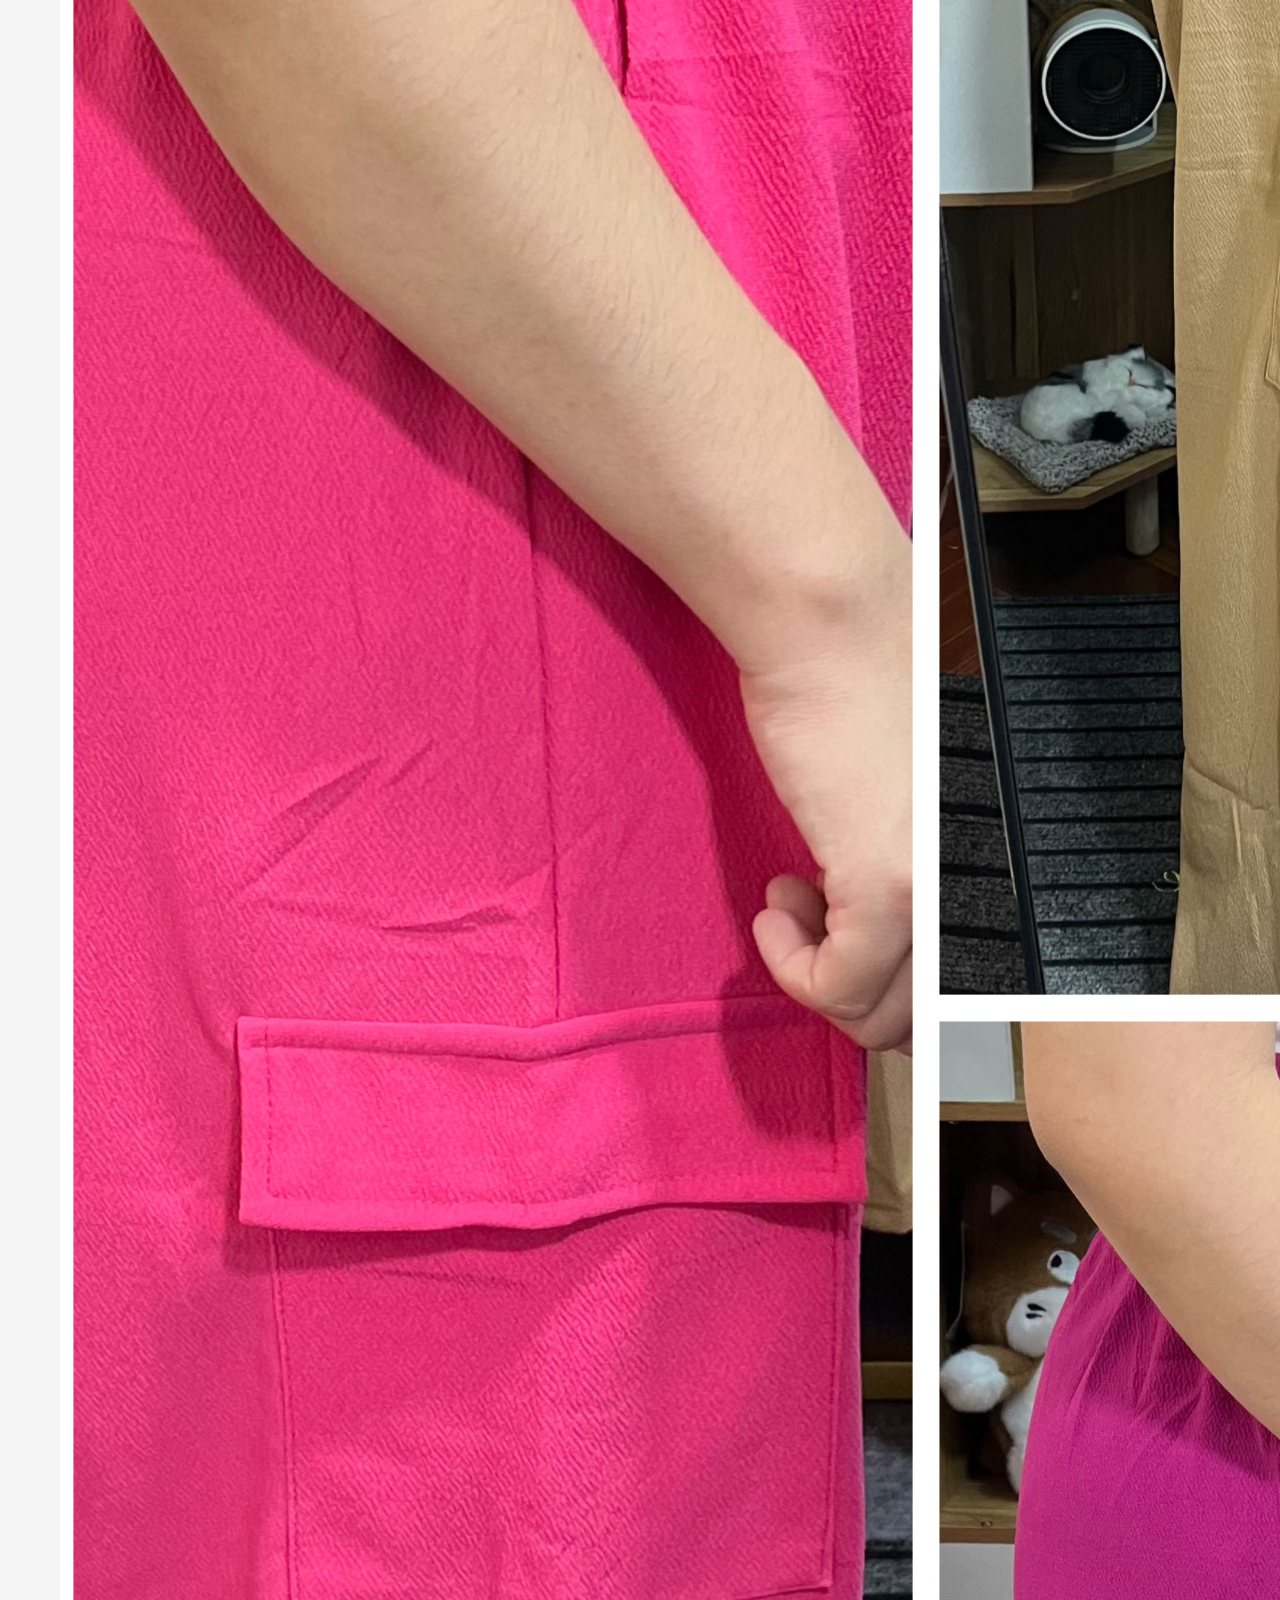
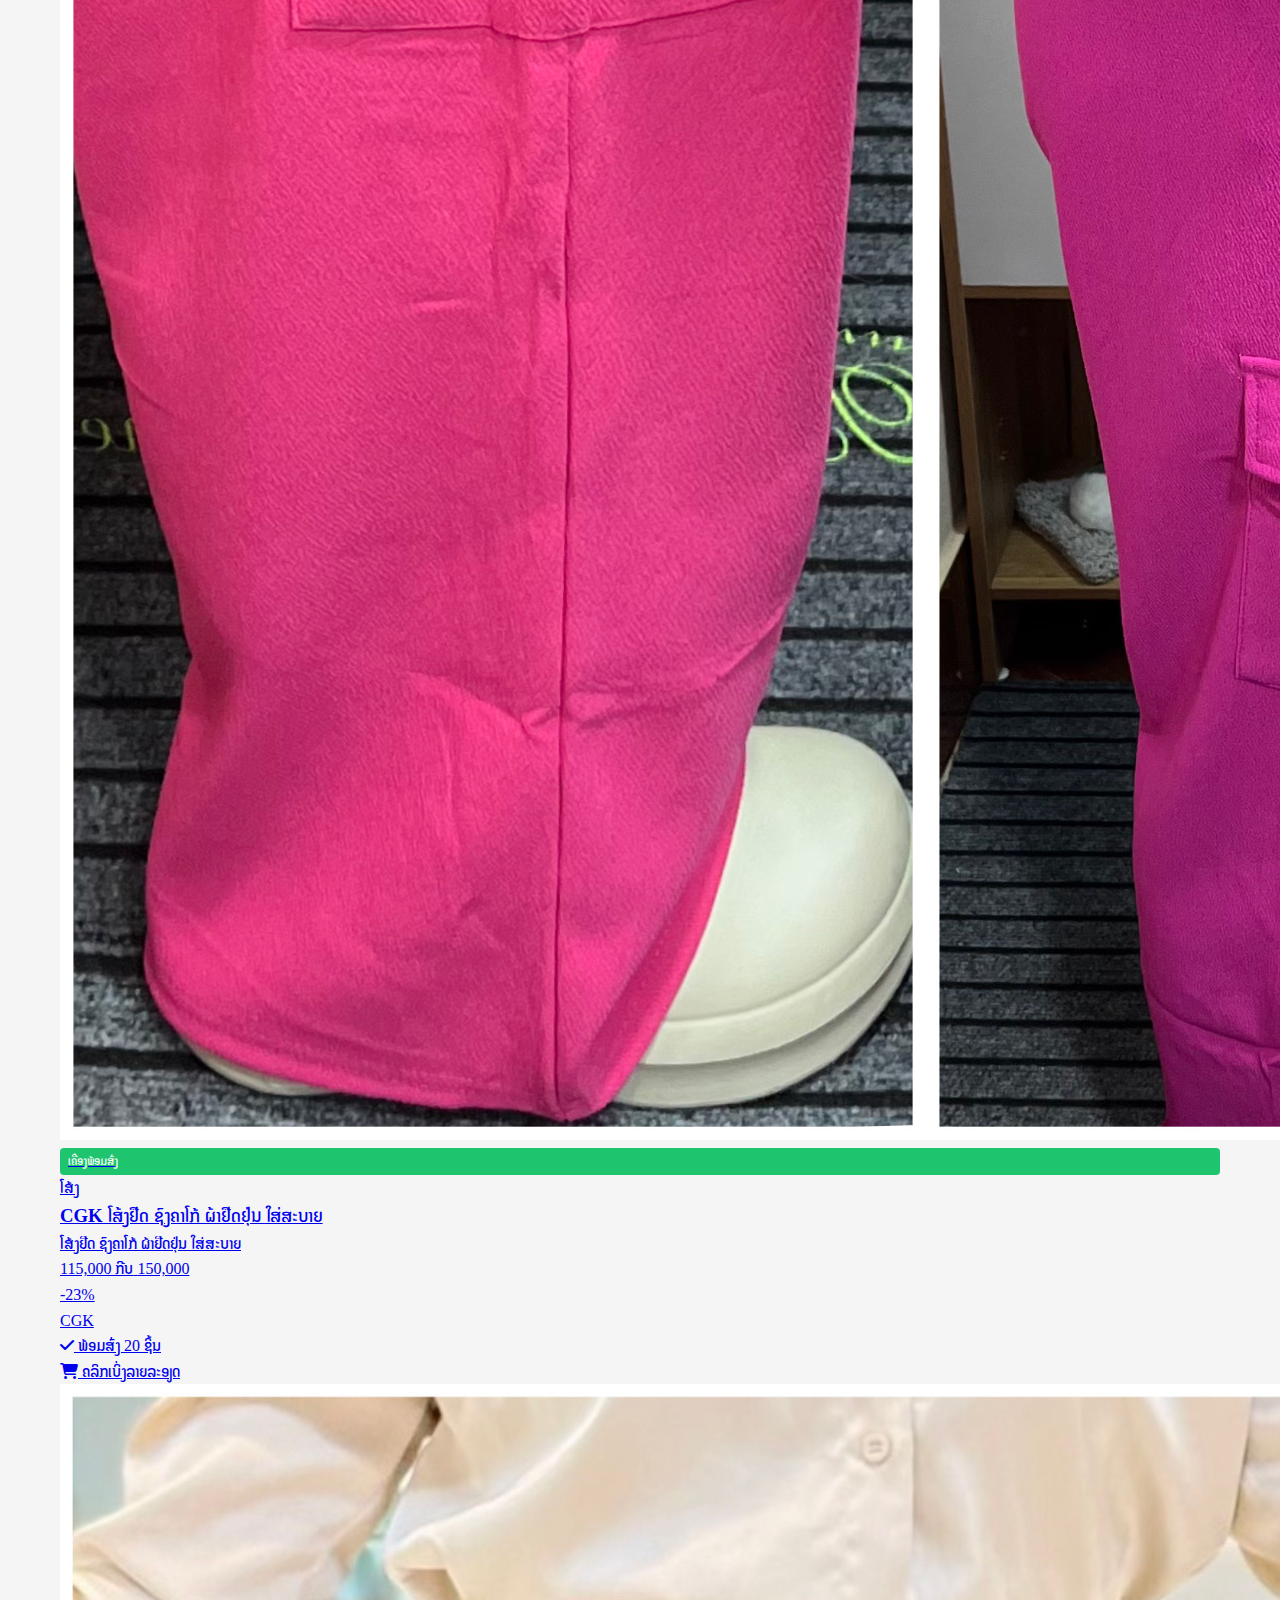
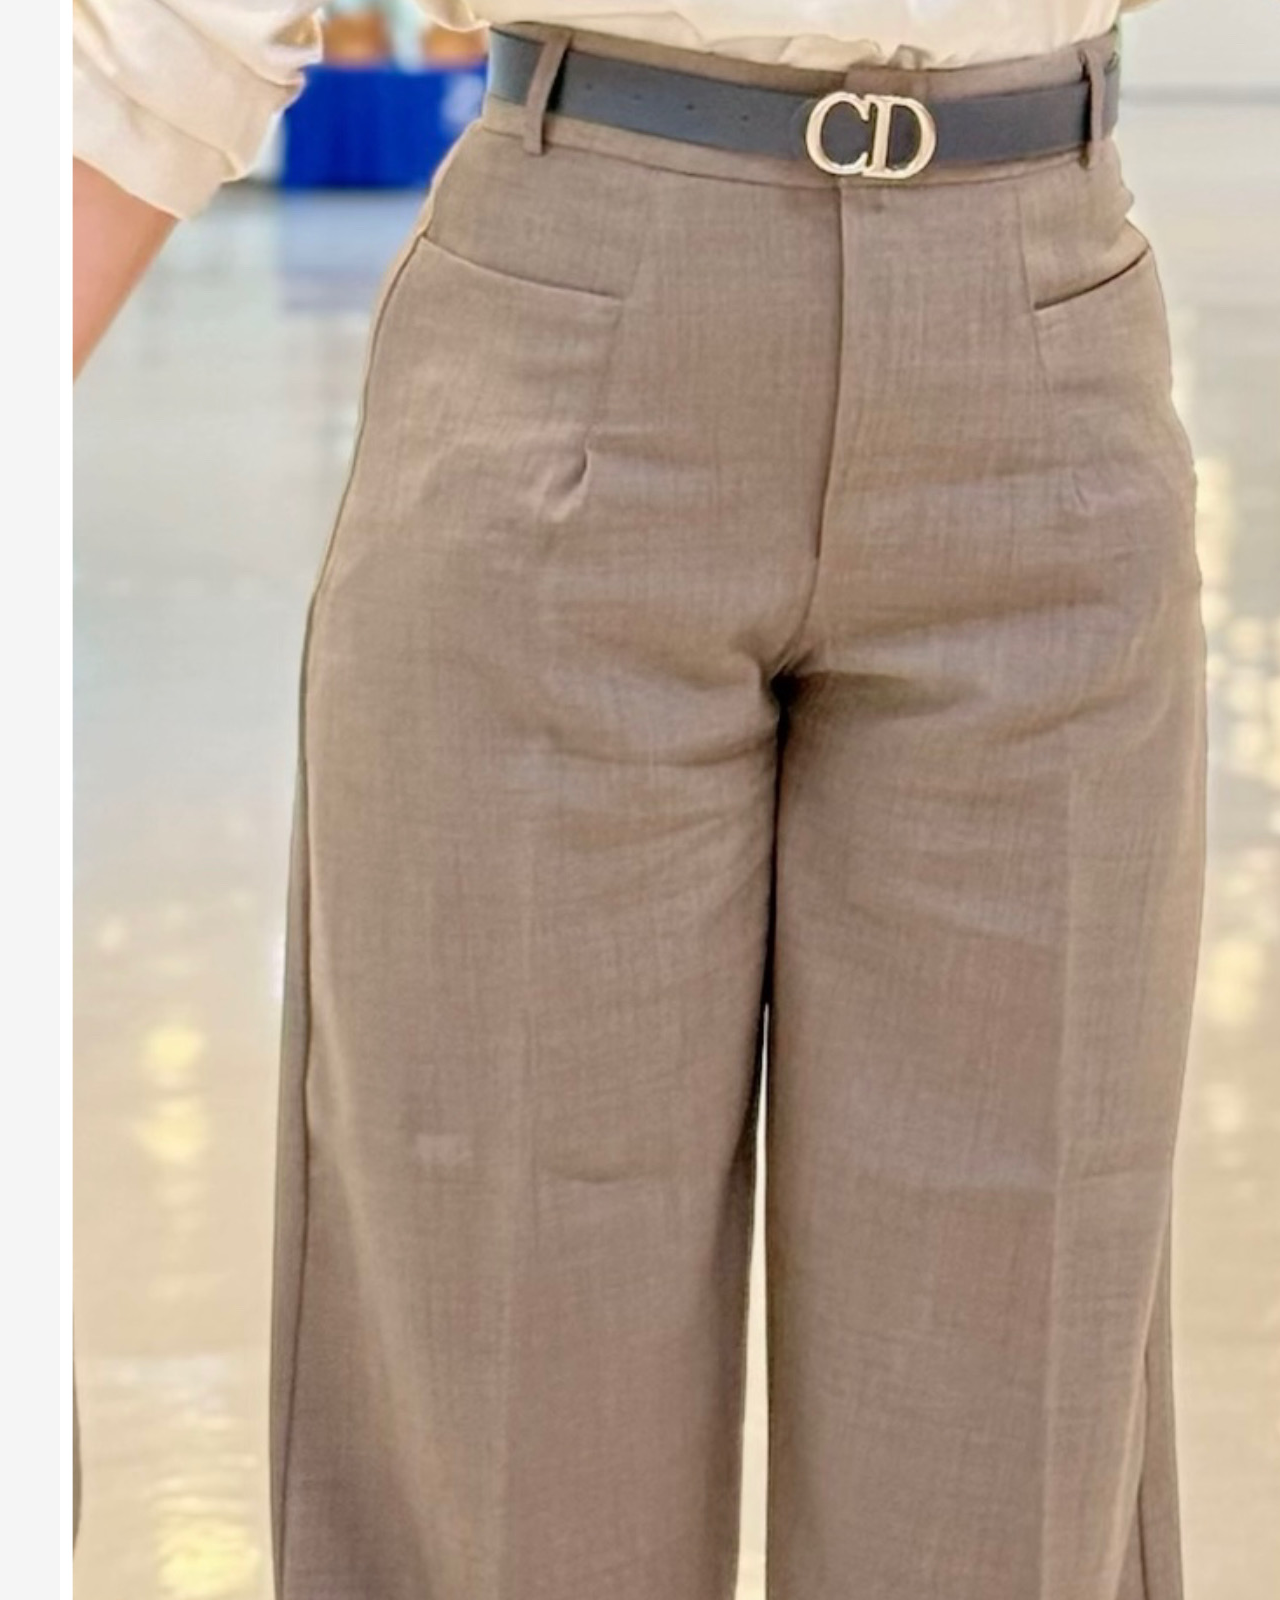
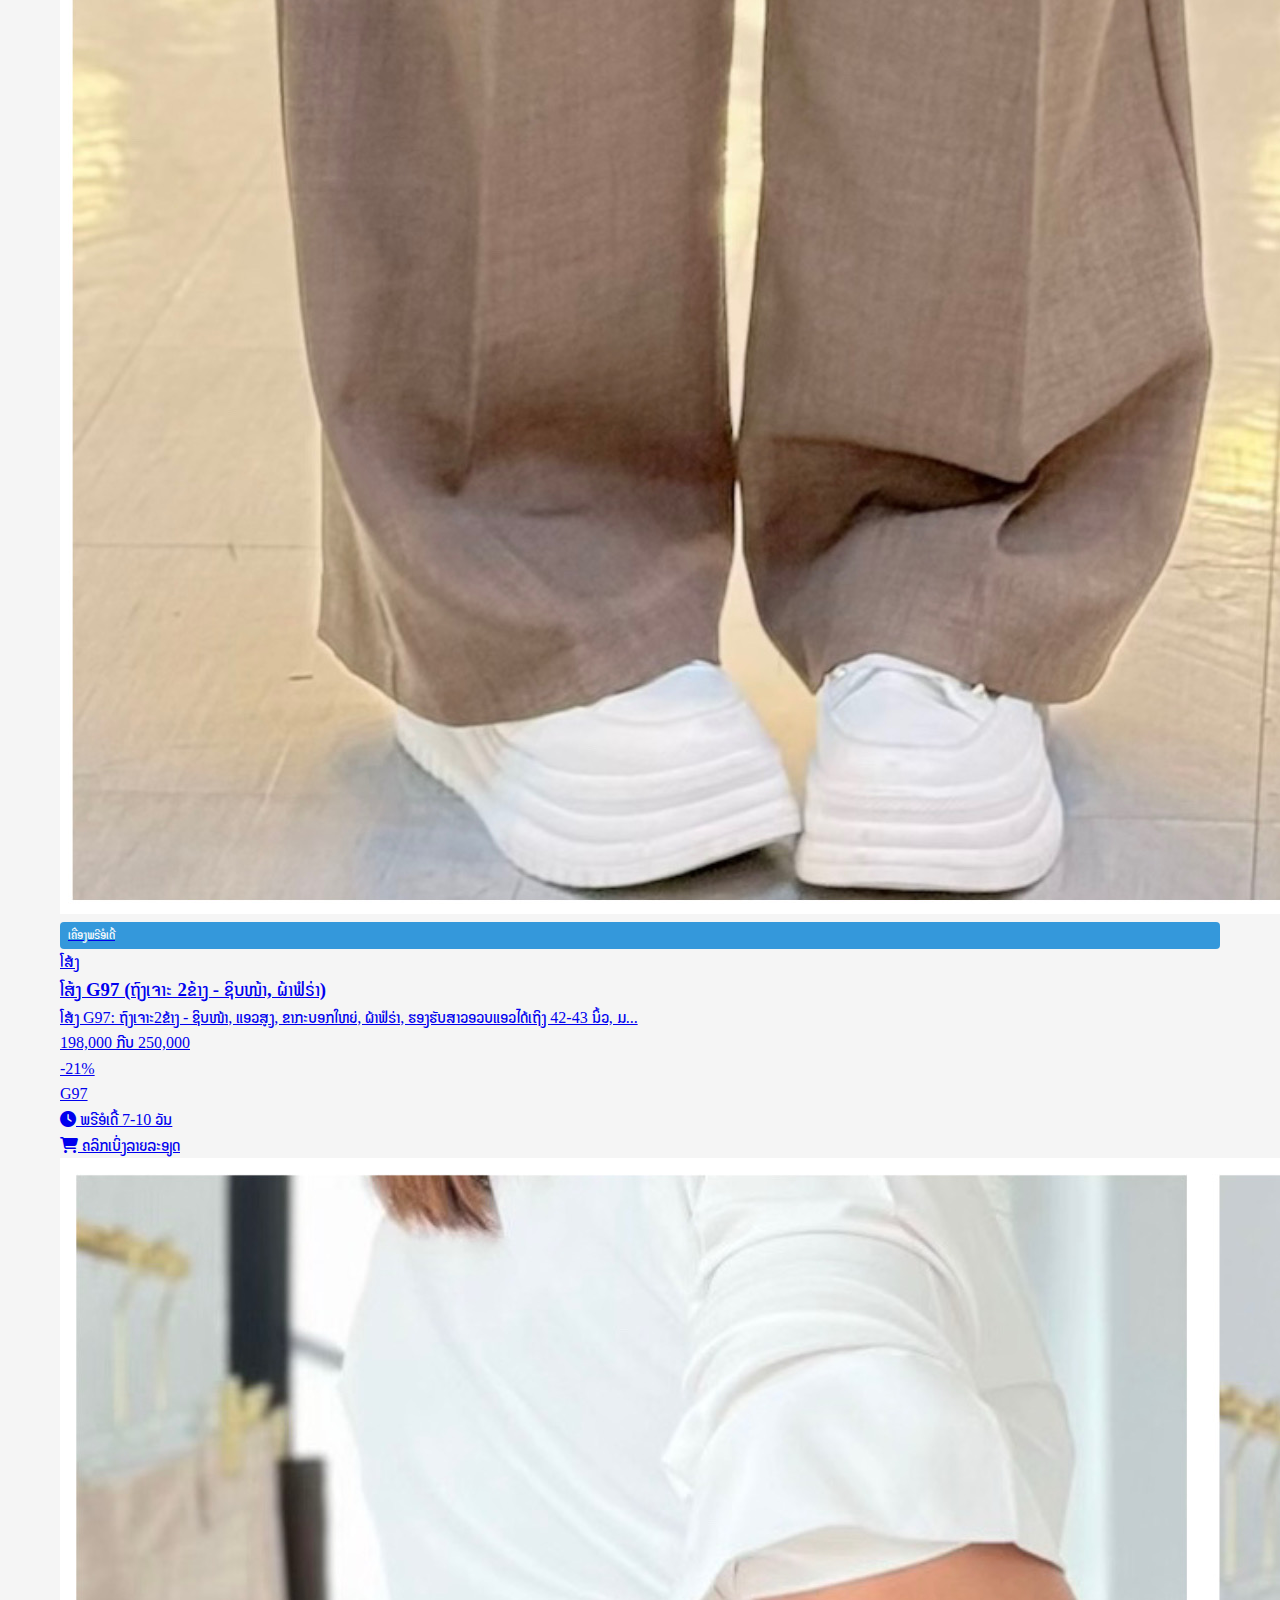
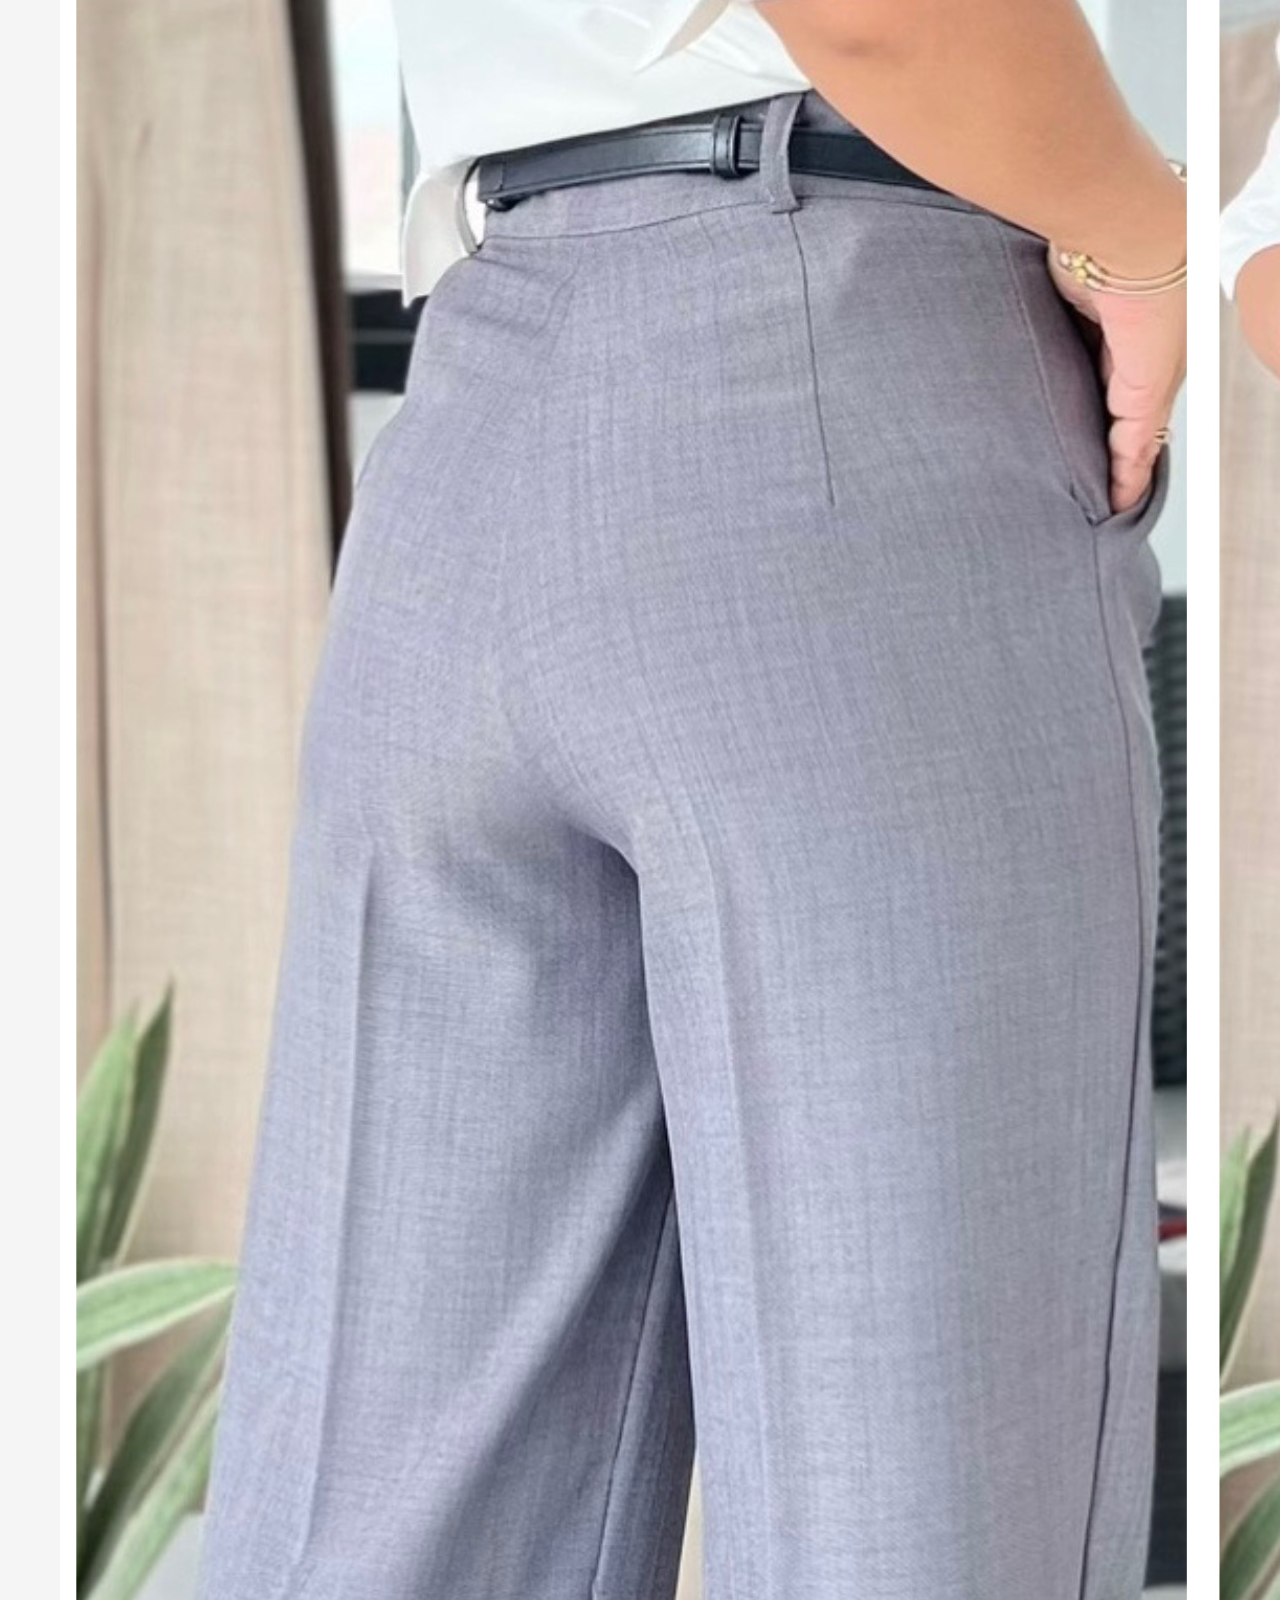
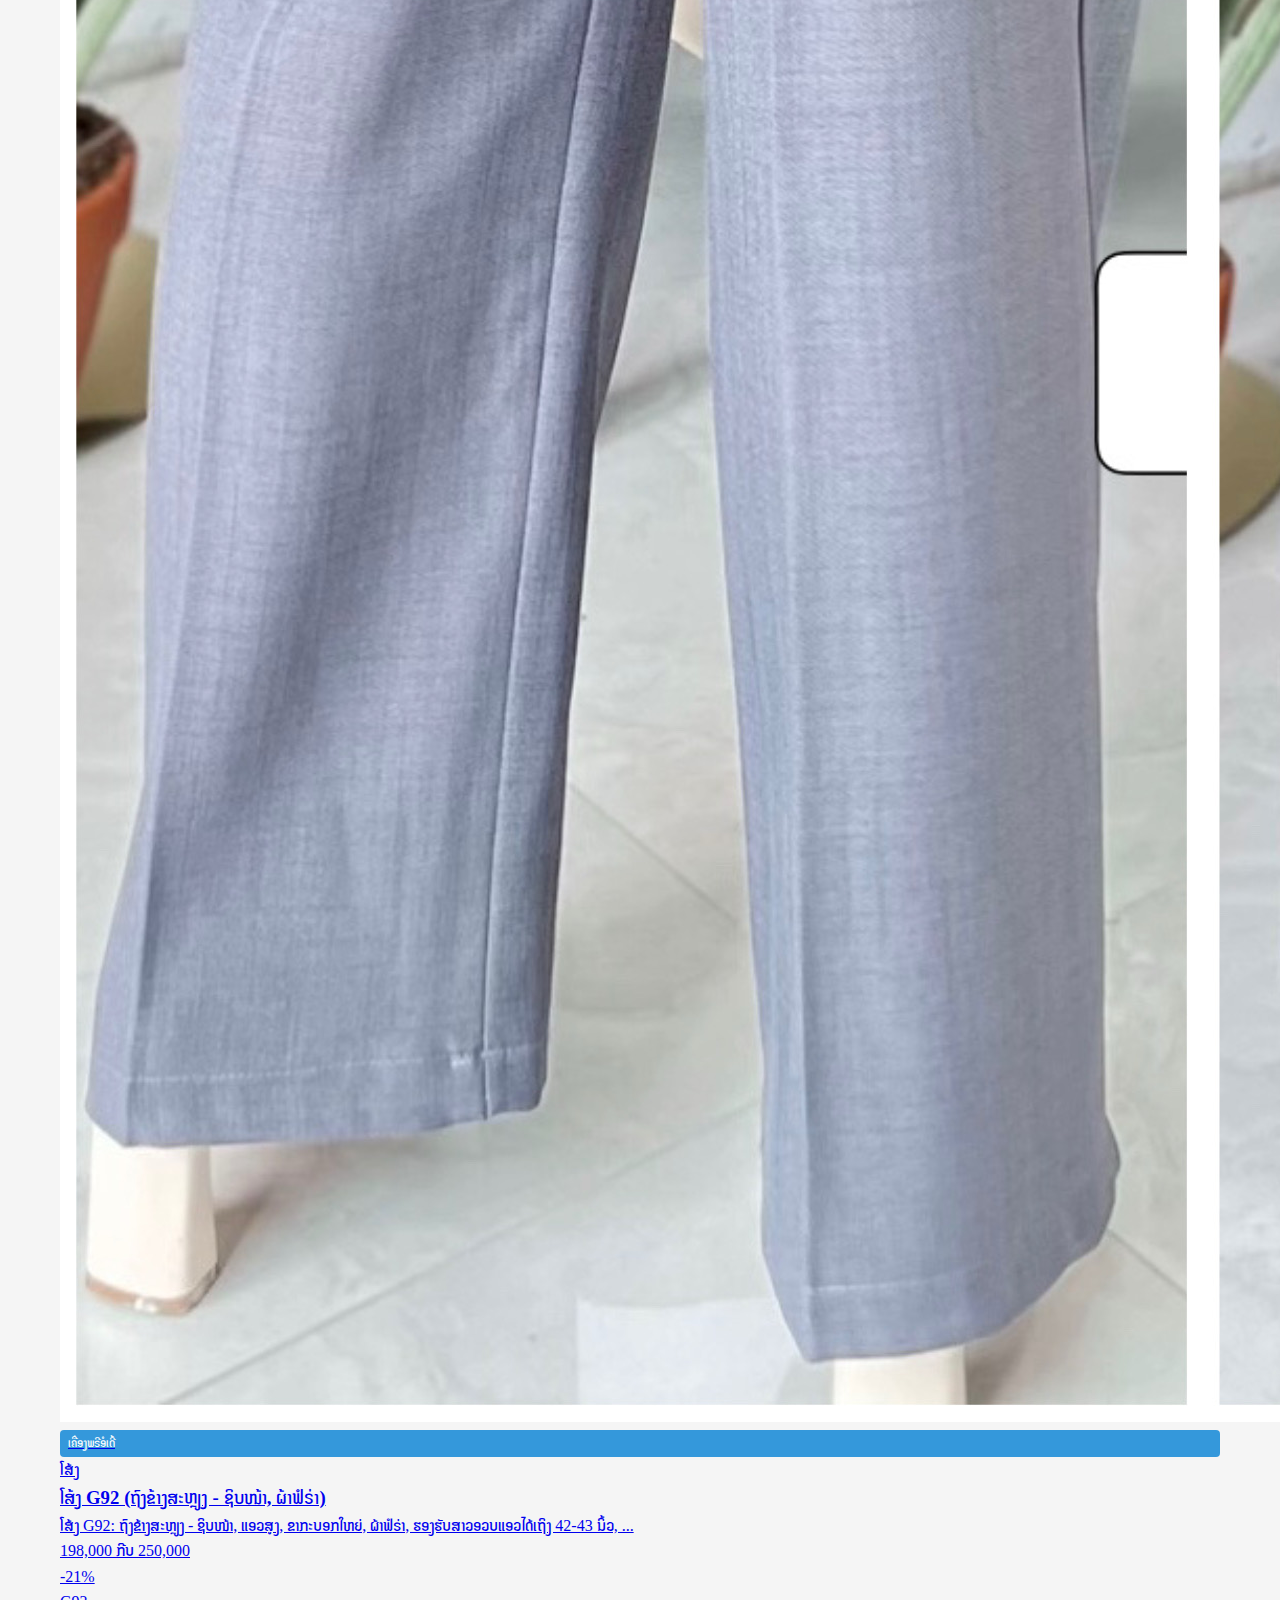
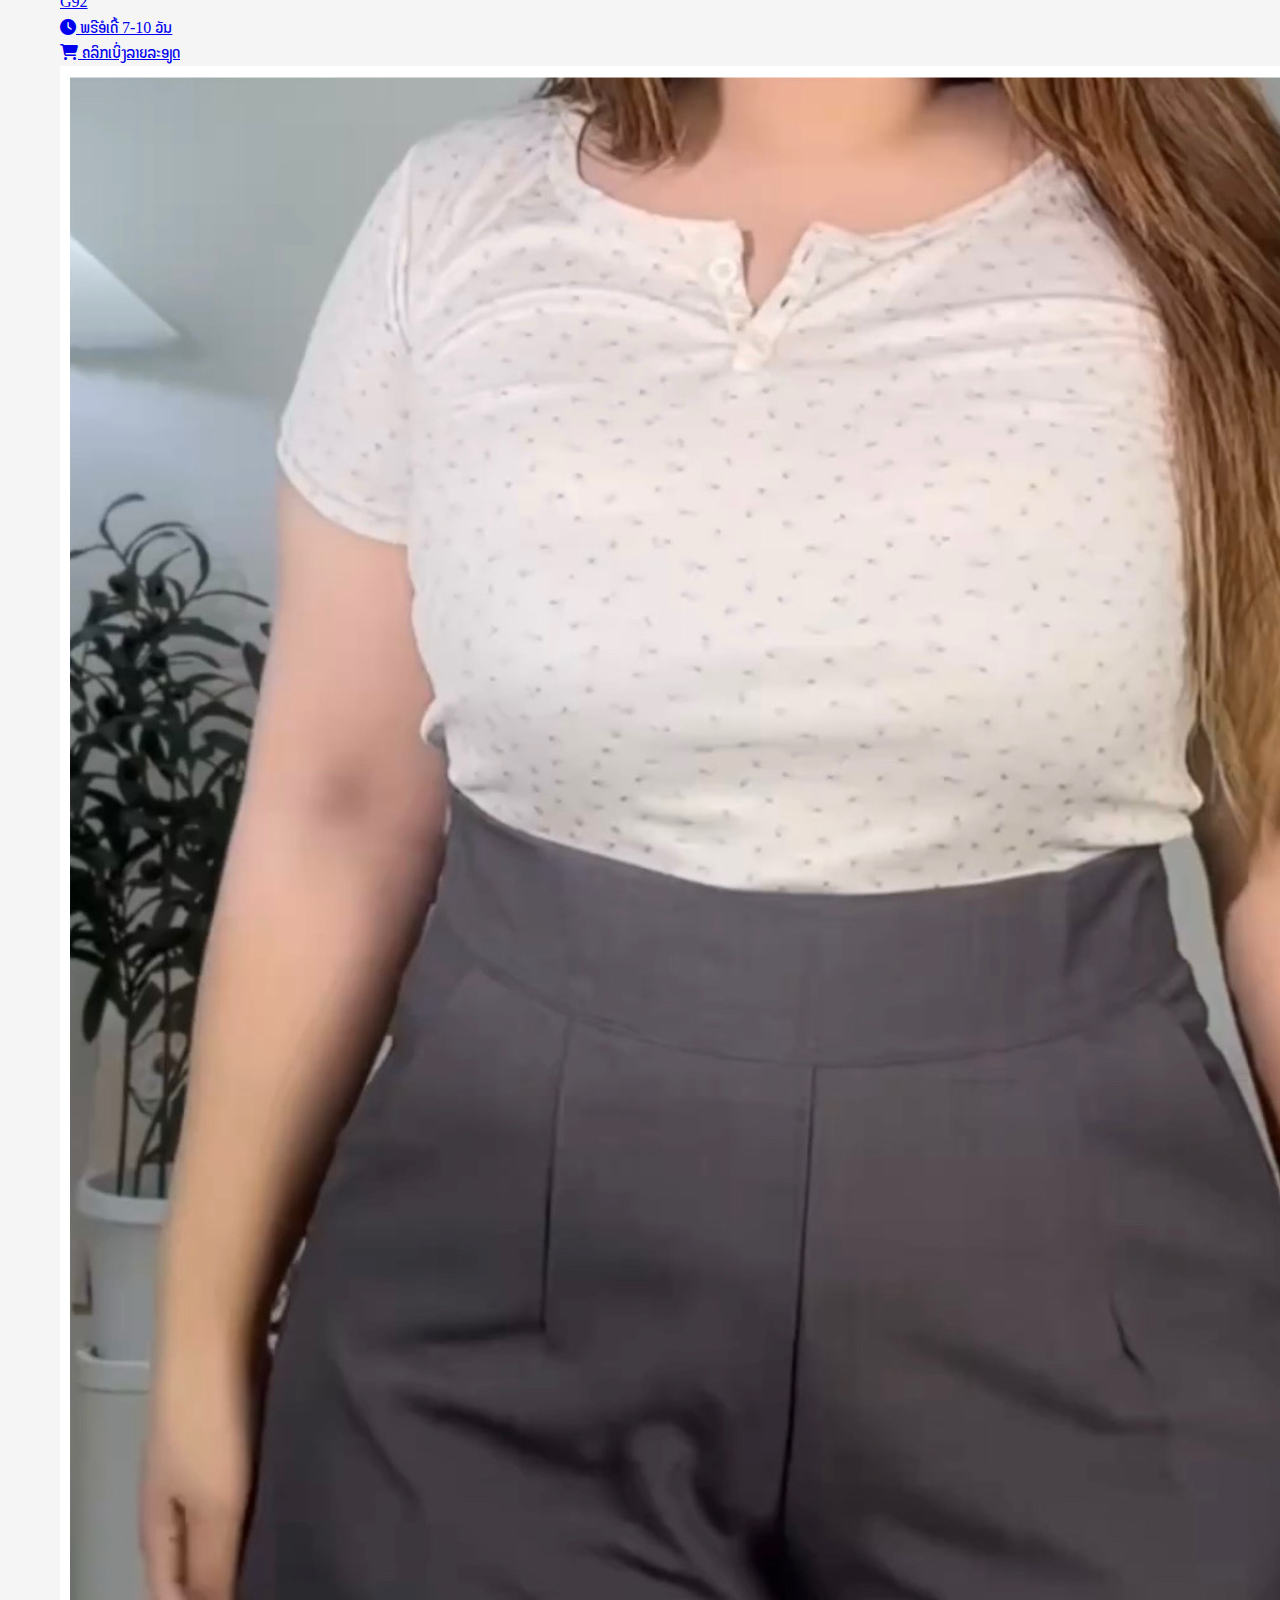
<file: product.html>
<!-- product.html -->
<!DOCTYPE html>
<html lang="lo">
<head>
    <meta charset="UTF-8">
    <meta name="viewport" content="width=device-width, initial-scale=1.0">
    <title>ຮ້ານສົມສີ | Minimal Clothing 𝐒𝐨𝐦𝐬𝐲</title>
    <link rel="stylesheet" href="style.css">
    <link rel="stylesheet" href="https://cdnjs.cloudflare.com/ajax/libs/font-awesome/6.4.0/css/all.min.css">
</head>
<body>
    <!-- Navbar -->
    <nav class="navbar">
        <div class="nav-container">
            <a href="index.html" class="nav-logo">
                <i class="fas fa-tshirt"></i>
                𝐒'𝐒𝐨𝐦 𝐒𝐨𝐦𝐬𝐲
            </a>
            <button class="menu-toggle" id="menuToggle" aria-label="Toggle menu">
                <div class="bar"></div>
                <div class="bar"></div>
                <div class="bar"></div>
            </button>
            <ul class="nav-menu" id="navMenu">
                <li><a href="index.html" class="nav-link">ໜ້າຫຼັກ</a></li>
                <li><a href="product.html" class="nav-link active">ສິນຄ້າ</a></li>
                <li><a href="contact.html" class="nav-link">ຕິດຕໍ່</a></li>
            </ul>
        </div>
    </nav>

    <div class="container">
        <header>
            <div class="logo">
                <i class="fas fa-tshirt"></i>
                <div>
                    <h1>𝐒'𝐒𝐨𝐦 𝐒𝐨𝐦𝐬𝐲 ເສື້ອຜ້າ - ເຄື່ອງໃຊ້</h1>
                    <p class="tagline">เสื้อผ้าแฟชั่นสไตล์มินิมอล เรียบหรู สวมใส่สบาย</p>
                </div>
            </div>
        </header>

        <main>
            <section class="filters-section">
                <div class="search-container">
                    <i class="fas fa-search"></i>
                    <input type="text" id="search-input" placeholder="ຄົ້ນຫາຈາກຊື່ສິນຄ້າຫຼືລະຫັດ SKU...">
                </div>
                
                <div class="filter-controls">
                    <div class="category-filter">
                        <h3>ໝວດຫມູ່ສິນຄ້າ:</h3>
                        <div class="category-buttons" id="category-buttons">
                            <button class="category-btn active" data-category="all">ທັງຫມົດ</button>
                            <!-- จะถูกเพิ่มโดย JavaScript -->
                        </div>
                    </div>
                    
                  
                </div>
            </section>

            <section class="products-section">
                <div class="products-header">
                    <h2>ສິນຄ້າທັງຫມົດ</h2>
                    <div class="products-count">
                        <span id="product-count">0</span> ສິນຄ້າ
                        <span id="filter-info"></span>
                    </div>
                </div>
                
                <!-- เพิ่ม Filter Status -->
                <div class="filter-status" id="filter-status" style="margin-bottom: 20px; padding: 10px; background: #f8f9fa; border-radius: 8px; display: none;">
                    <span id="active-filter"></span>
                    <button id="clear-filter" class="clear-filter-btn">
                        <i class="fas fa-times"></i> ລ້າງຕົວກອງ
                    </button>
                </div>
                
                <div class="products-grid" id="products-grid">
                    <div class="loading">
                        <i class="fas fa-spinner fa-spin"></i>
                        <p>ກຳລັງໂຫລດສິນຄ້າ...</p>
                    </div>
                </div>
                
                <!-- Pagination -->
                <div class="pagination" id="pagination" style="display: none;">
                    <button id="prev-page" class="page-btn">
                        <i class="fas fa-chevron-left"></i> ກ່ອນໜ້າ
                    </button>
                    <div class="page-numbers" id="page-numbers"></div>
                    <button id="next-page" class="page-btn">
                        ຖັດໄປ <i class="fas fa-chevron-right"></i>
                    </button>
                </div>
            </section>
        </main>

        <footer>
            <p>© 2026 𝐒'𝐒𝐨𝐦 𝐒𝐨𝐦𝐬𝐲 ເສື້ອຜ້າ - ເຄື່ອງໃຊ້ - Product Catalog Single Page</p>
            <div class="footer-info">
                <p><i class="fas fa-map-marker-alt"></i> ທີ່ຢູ່: ວຽງຈັນ, ລາວ</p>
                <p><i class="fas fa-phone"></i> ໂທ: +856 20 XX XX XX</p>
                <p><i class="fas fa-envelope"></i> ອີເມວ: info@somsy.com</p>
            </div>
        </footer>
    </div>

    <!-- Notification -->
    <div id="notification" class="notification">
        <i class="fas fa-check-circle"></i>
        <span id="notification-text"></span>
    </div>

    <script src="script.js"></script>
</body>
</html>
</file>
<file: style.css>
/* style.css - ไฟล์หลักที่ทุกหน้าใช้ร่วมกัน */

/* Reset และตัวแปร */
* {
    margin: 0;
    padding: 0;
    box-sizing: border-box;
}

/* @font-face {
    font-family: 'TikTokLao';
    src: url('fonts/Touk2-Regular.ttf') format('truetype');
    font-weight: normal;
    font-style: normal;
}

@font-face {
    font-family: 'KomLao';
    src: url('fonts/Kom-Regular.ttf') format('truetype');
    font-weight: normal;
    font-style: normal;
} */
@font-face {
    font-family: 'Hinsiew';
    src: url('fonts/Hinsiew-SemiBold.otf') format('truetype');
    font-weight: normal;
    font-style: normal;
}

:root {
    --primary-white: #ffffff;
    --primary-black: #000000;
    --light-gray: #f5f5f5;
    --medium-gray: #e0e0e0;
    --dark-gray: #333333;
    --accent-gray: #777777;
    --hover-gray: #f0f0f0;
    --border-gray: #dddddd;
    --shadow: 0 4px 12px rgba(0, 0, 0, 0.08);
    --shadow-light: 0 2px 8px rgba(0, 0, 0, 0.05);
    --transition: all 0.3s ease;
}

* {
    font-family: 'Hinsiew';
}

body {
    background-color: var(--light-gray);
    color: var(--dark-gray);
    line-height: 1.6;
    padding-top: 70px; /* สำหรับ Navbar */
}

.container {
    max-width: 1200px;
    margin: 0 auto;
    padding: 0 20px;
    min-height: 100vh;
    display: flex;
    flex-direction: column;
}

/* Header */
header {
    padding: 25px 0 20px;
    border-bottom: 1px solid var(--border-gray);
    margin-bottom: 30px;
}

.logo {
    display: flex;
    align-items: center;
    gap: 20px;
}

.back-button {
    display: flex;
    align-items: center;
    justify-content: center;
    width: 40px;
    height: 40px;
    border-radius: 50%;
    background-color: var(--light-gray);
    color: var(--dark-gray);
    text-decoration: none;
    transition: var(--transition);
}

.back-button:hover {
    background-color: var(--medium-gray);
    transform: translateX(-3px);
}

.logo h1 {
    font-size: 1.8rem;
    font-weight: 700;
    color: var(--primary-black);
    letter-spacing: -0.5px;
    margin-bottom: 5px;
}

.tagline {
    font-size: 1rem;
    color: var(--accent-gray);
    font-weight: 300;
}

/* Notification */
.notification {
    position: fixed;
    bottom: 30px;
    right: 30px;
    background-color: var(--dark-gray);
    color: var(--primary-white);
    padding: 15px 25px;
    border-radius: 8px;
    display: flex;
    align-items: center;
    gap: 12px;
    box-shadow: var(--shadow);
    z-index: 1001;
    transform: translateY(100px);
    opacity: 0;
    transition: var(--transition);
}

.notification.show {
    transform: translateY(0);
    opacity: 1;
}

.notification i {
    font-size: 1.2rem;
}

/* Footer */
footer {
    text-align: center;
    padding: 25px 0 30px;
    border-top: 1px solid var(--border-gray);
    color: var(--accent-gray);
    font-size: 0.9rem;
    margin-top: auto;
}

/* ===== Navbar Styles ===== */
.navbar {
    position: fixed;
    top: 0;
    width: 100%;
    z-index: 999;
    background: rgba(255, 255, 255, 0.98);
    backdrop-filter: blur(10px);
    -webkit-backdrop-filter: blur(10px);
    border-bottom: 1px solid var(--border-gray);
    box-shadow: 0 2px 20px rgba(0, 0, 0, 0.1);
    padding: 0;
}

.nav-container {
    max-width: 1200px;
    margin: 0 auto;
    padding: 1rem 2rem;
    display: flex;
    justify-content: space-between;
    align-items: center;
}

.nav-logo {

    font-weight: 800;
    font-size: 1.3rem;
    color: var(--dark-gray);
    letter-spacing: 0.5px;
    text-decoration: none;
    display: flex;
    align-items: center;
    gap: 8px;
}

.nav-menu {
    display: flex;
    gap: 2rem;
    list-style: none;
    margin: 0;
    padding: 0;
}

.nav-link {
    color: var(--dark-gray);
    font-weight: 500;
    position: relative;
    transition: var(--transition);
    padding: 0.5rem 0;

    font-size: 1rem;
    text-decoration: none;
    cursor: pointer;
}

.nav-link::after {
    content: '';
    position: absolute;
    left: 0;
    bottom: -2px;
    width: 0%;
    height: 2px;
    background-color: var(--dark-gray);
    transition: var(--transition);
}

.nav-link:hover,
.nav-link.active {
    color: var(--primary-black);
}

.nav-link:hover::after,
.nav-link.active::after {
    width: 100%;
}

/* Mobile menu toggle */
.menu-toggle {
    display: none;
    flex-direction: column;
    cursor: pointer;
    z-index: 1000;
    background: transparent;
    border: none;
    padding: 5px;
}

.bar {
    width: 25px;
    height: 3px;
    background-color: var(--dark-gray);
    margin: 3px 0;
    transition: var(--transition);
    border-radius: 2px;
}

.menu-toggle.active .bar:nth-child(1) {
    transform: rotate(45deg) translate(5px, 5px);
}

.menu-toggle.active .bar:nth-child(2) {
    opacity: 0;
}

.menu-toggle.active .bar:nth-child(3) {
    transform: rotate(-45deg) translate(7px, -6px);
}

/* Loading */
.loading {
    text-align: center;
    padding: 40px;
    color: var(--accent-gray);
}

.loading i {
    font-size: 2rem;
    margin-bottom: 15px;
}

/* Pagination */
.pagination {
    display: flex;
    justify-content: center;
    align-items: center;
    gap: 10px;
    margin-top: 40px;
    padding-top: 20px;
    border-top: 1px solid var(--border-gray);
}

.page-btn {
    padding: 8px 15px;
    border: 1px solid var(--border-gray);
    background-color: var(--primary-white);
    border-radius: 8px;
    cursor: pointer;

    font-weight: 500;
    transition: var(--transition);
    color: var(--dark-gray);
    display: flex;
    align-items: center;
    gap: 5px;
}

.page-btn:hover:not(:disabled) {
    background-color: var(--hover-gray);
    border-color: var(--accent-gray);
}

.page-btn:disabled {
    opacity: 0.5;
    cursor: not-allowed;
}

.page-numbers {
    display: flex;
    gap: 5px;
}

.page-number {
    width: 40px;
    height: 40px;
    display: flex;
    align-items: center;
    justify-content: center;
    border: 1px solid var(--border-gray);
    background-color: var(--primary-white);
    border-radius: 8px;
    cursor: pointer;

    font-weight: 500;
    transition: var(--transition);
    color: var(--dark-gray);
}

.page-number:hover:not(.active) {
    background-color: var(--hover-gray);
    border-color: var(--accent-gray);
}

.page-number.active {
    background-color: var(--dark-gray);
    color: var(--primary-white);
    border-color: var(--dark-gray);
}

/* Badges */
.badge {
    padding: 4px 8px;
    border-radius: 4px;
    font-size: 0.75rem;
    font-weight: 600;
    display: flex;
    align-items: center;
    gap: 3px;
}

.badge.preorder {
    background-color: #3498db;
    color: white;
}

.badge.sale {
    background-color: #e74c3c;
    color: white;
}

.badge.sales {
    background-color: #1ec46e;
    color: white;
}

/* Buttons */
.btn-back {
    padding: 15px 30px;
    background-color: var(--light-gray);
    border: 1px solid var(--border-gray);
    border-radius: 8px;
    color: var(--dark-gray);
    font-weight: 600;
    font-size: 1rem;
    cursor: pointer;
    transition: var(--transition);
    display: flex;
    align-items: center;
    justify-content: center;
    gap: 10px;
    text-decoration: none;
}

.btn-back:hover {
    background-color: var(--medium-gray);
}

.btn-order-detail {
    flex: 1;
    padding: 15px 30px;
    background-color: rgb(48, 49, 51);
    border: none;
    border-radius: 8px;
    color: var(--primary-white);
    font-weight: 600;
    font-size: 1rem;
    cursor: pointer;
    transition: var(--transition);
    display: flex;
    align-items: center;
    justify-content: center;
    gap: 10px;
}

.btn-order-detail:hover {
    background-color: var(--primary-black);
}

.btn-order-detail.disabled {
    background-color: #6c757d;
    cursor: not-allowed;
}

/* ===== Responsive Design ===== */
@media (max-width: 768px) {
    .menu-toggle {
        display: flex;
    }

    .nav-menu {
        position: fixed;
        top: 0;
        right: -100%;
        width: 300px;
        height: 100vh;
        background: var(--primary-white);
        flex-direction: column;
        padding: 100px 0 0 0;
        transition: var(--transition);
        border-left: 1px solid var(--border-gray);
        z-index: 998;
        box-shadow: -5px 0 30px rgba(0, 0, 0, 0.1);
    }

    .nav-menu.active {
        right: 0;
    }

    .nav-link {
        display: block;
        padding: 1.2rem 2rem;
        font-size: 1.1rem;
        border-bottom: 1px solid var(--border-gray);
    }

    .nav-logo {
        font-size: 1.2rem;
    }
    
    .nav-logo i {
        font-size: 1.3rem;
    }
    
    .container {
        padding: 0 15px;
    }
    
    .logo h1 {
        font-size: 1.5rem;
    }
    
    .pagination {
        flex-wrap: wrap;
    }
    
    .page-numbers {
        order: 2;
        width: 100%;
        justify-content: center;
        margin: 10px 0;
    }
    
    .page-btn {
        order: 1;
    }
    
    #next-page {
        order: 3;
    }
}

@media (max-width: 576px) {
    .nav-container {
        padding: 0.8rem 15px;
    }
    
    .nav-menu {
        width: 280px;
    }
}

@media (max-width: 400px) {
    .nav-container {
        padding: 0.8rem 15px;
    }
    
    .nav-menu {
        width: 280px;
    }
}
</file>
